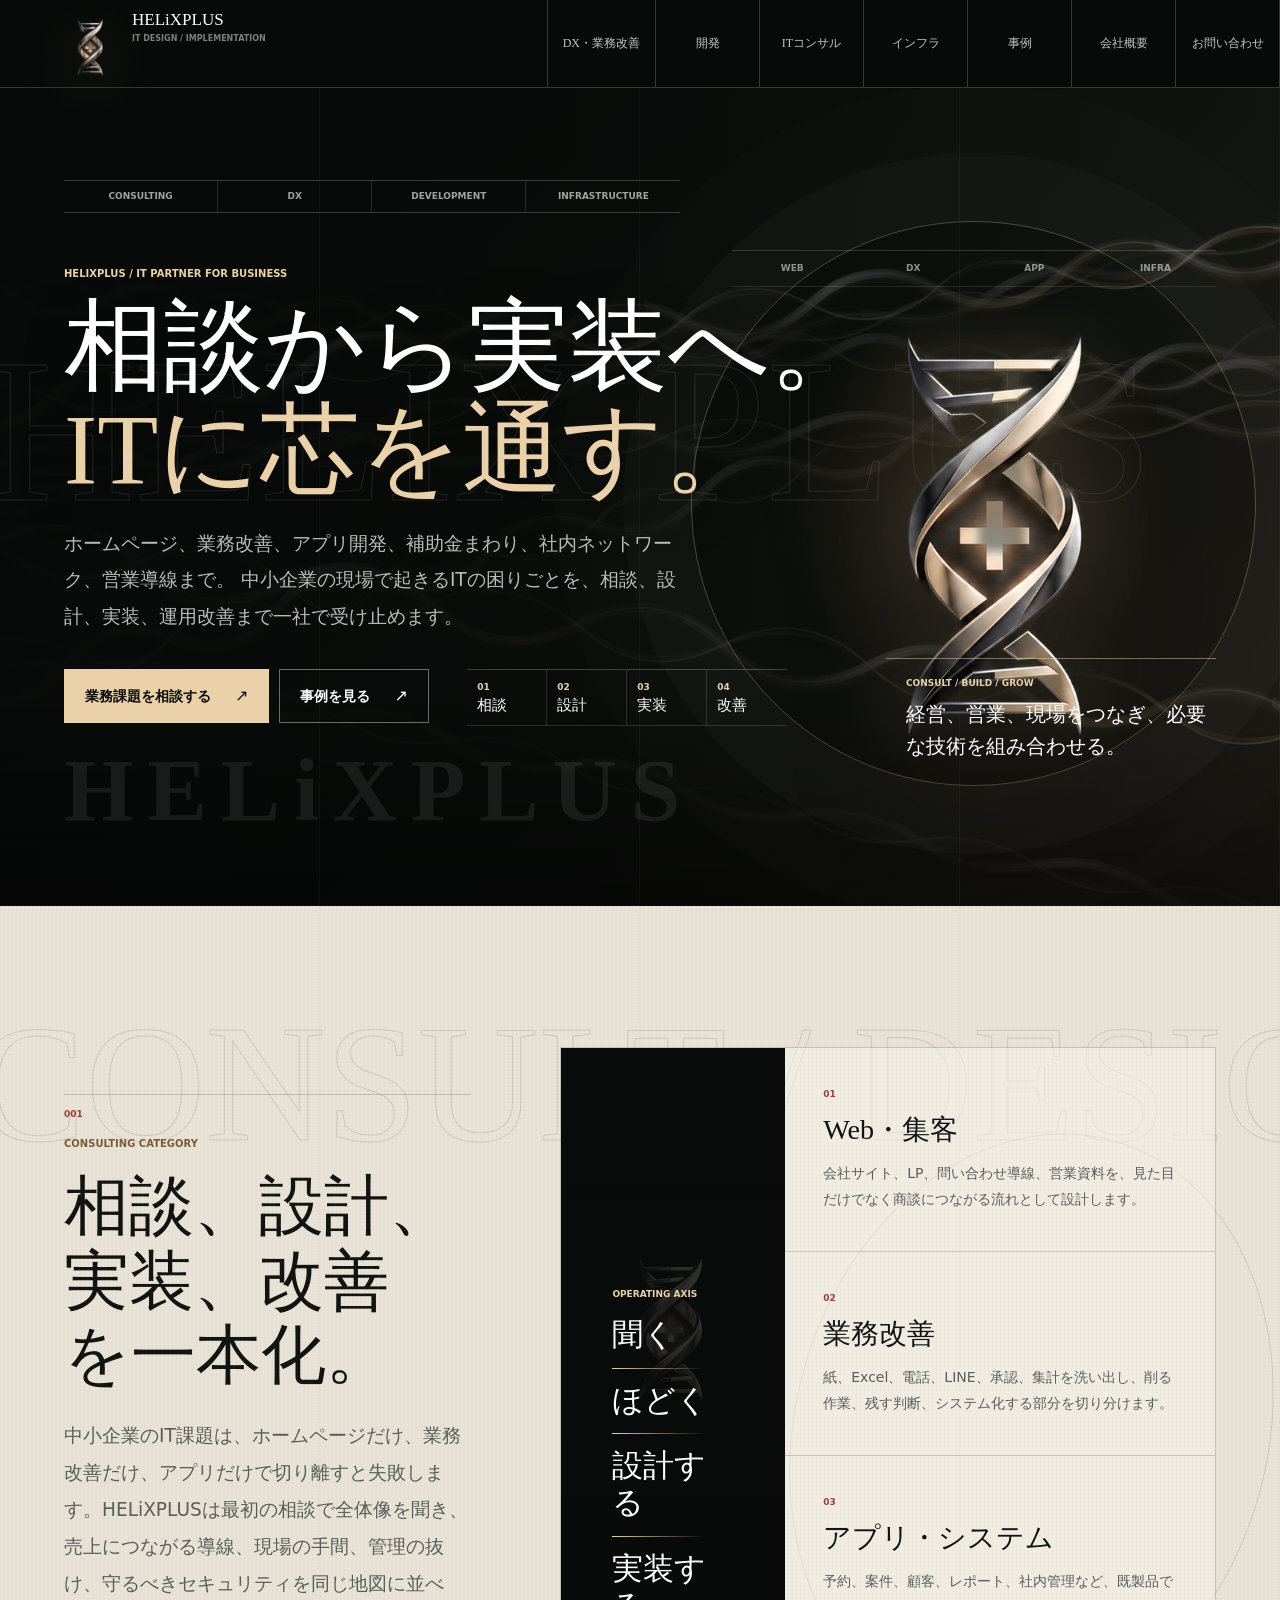
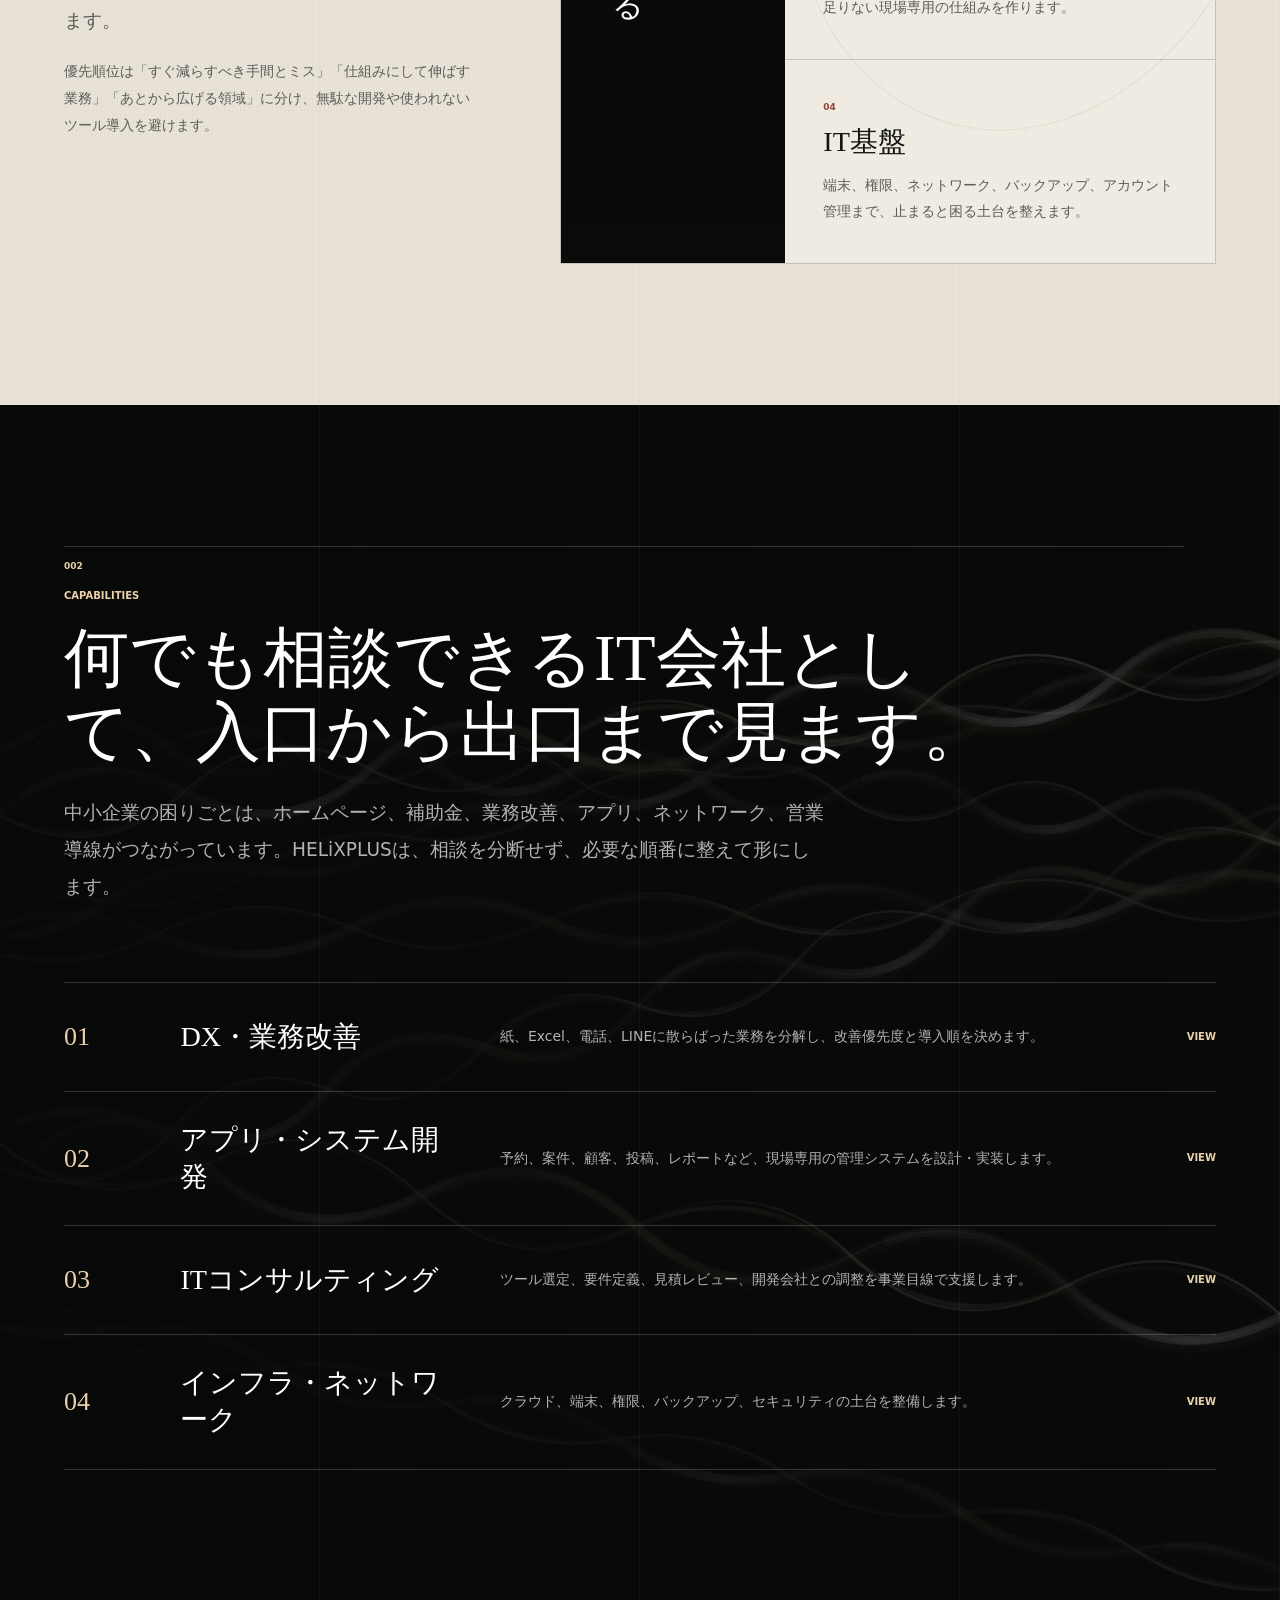
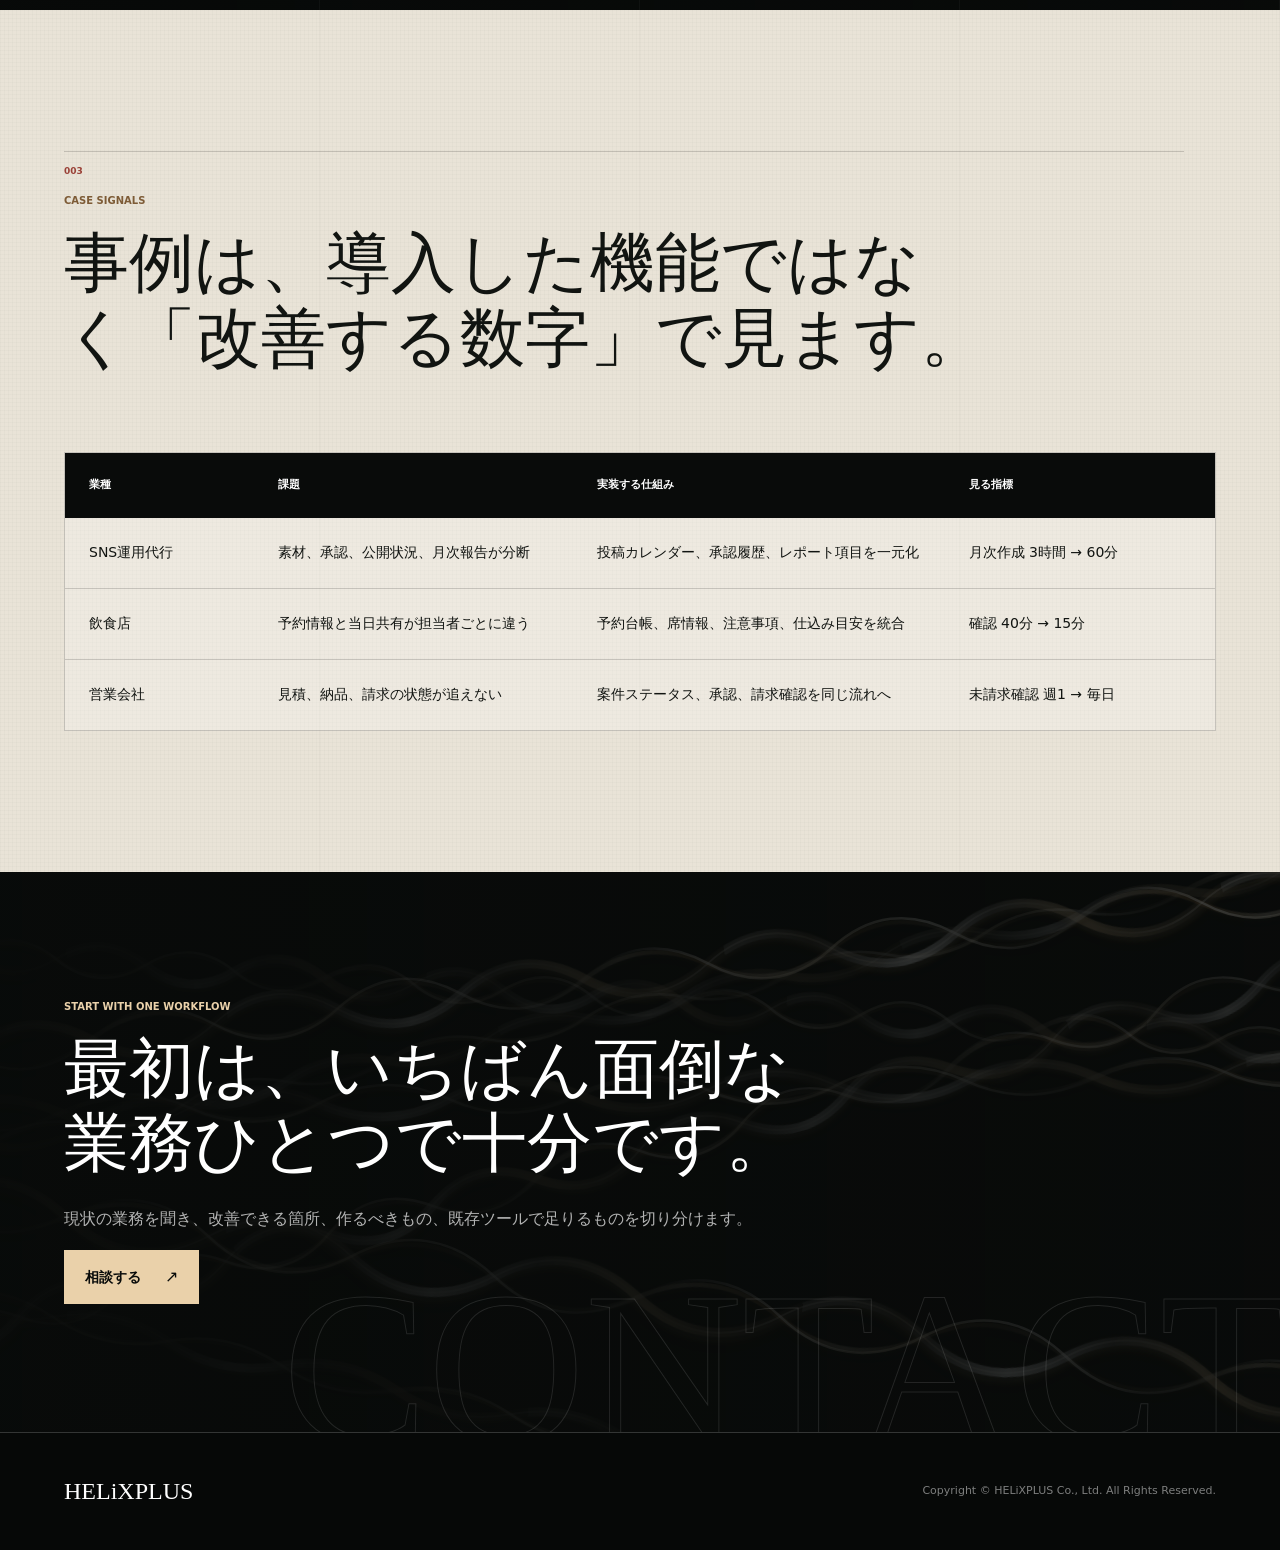
<file: index.html>
<!doctype html>
<html lang="ja">
  <head>
    <meta charset="utf-8" />
    <meta name="viewport" content="width=device-width, initial-scale=1" />
    <title>HELiXPLUS | 業務設計とシステム実装のパートナー</title>
    <meta name="description" content="HELiXPLUSは、中小企業のIT相談、業務改善、DX、アプリ開発、ITコンサルティングまで伴走するITパートナーです。" />
    <link rel="canonical" href="https://helixplus.vercel.app/" />
    <meta property="og:title" content="HELiXPLUS | 相談から実装へ。ITに芯を通す。" />
    <meta property="og:description" content="業務改善、アプリ開発、ITコンサル、インフラまで。相談、設計、実装、改善を一本化します。" />
    <meta property="og:type" content="website" />
    <meta property="og:url" content="https://helixplus.vercel.app/" />
    <meta property="og:image" content="https://helixplus.vercel.app/assets/helixplus-mark.png" />
    <meta name="twitter:card" content="summary_large_image" />
    <meta name="theme-color" content="#090b0a" />
    <link rel="stylesheet" href="./styles.css" />
  </head>
  <body>
    <a class="skip-link" href="#main-content">本文へ移動</a>
    <header class="site-header">
      <a class="brand" href="./index.html">
        <img src="./assets/helixplus-mark.png" alt="HELiXPLUS" />
        <span>HELiXPLUS</span>
      </a>
      <nav class="nav" aria-label="主要ナビゲーション">
        <a href="./dx.html">DX・業務改善</a>
        <a href="./development.html">開発</a>
        <a href="./consulting.html">ITコンサル</a>
        <a href="./infrastructure.html">インフラ</a>
        <a href="./works.html">事例</a>
        <a href="./company.html">会社概要</a>
        <a href="./company.html#contact">お問い合わせ</a>
      </nav>
    </header>

    <main id="main-content">
      <section class="hero">
        <div class="hero-copy">
          <div class="hero-kicker">
            <span>CONSULTING</span>
            <span>DX</span>
            <span>DEVELOPMENT</span>
            <span>INFRASTRUCTURE</span>
          </div>
          <p class="eyebrow">HELiXPLUS / IT PARTNER FOR BUSINESS</p>
          <h1><span>相談から実装へ。</span><span>ITに芯を通す。</span></h1>
          <p class="lead">
            ホームページ、業務改善、アプリ開発、補助金まわり、社内ネットワーク、営業導線まで。
            中小企業の現場で起きるITの困りごとを、相談、設計、実装、運用改善まで一社で受け止めます。
          </p>
          <div class="hero-cta-row">
            <div class="hero-actions">
              <a class="button primary" href="./company.html#contact">業務課題を相談する</a>
              <a class="button secondary" href="./works.html">事例を見る</a>
            </div>
            <div class="hero-proof" aria-label="HELiXPLUSの支援領域">
              <div><span>01</span><strong>相談</strong><small>入口を限定しない</small></div>
              <div><span>02</span><strong>設計</strong><small>必要な順番を決める</small></div>
              <div><span>03</span><strong>実装</strong><small>現場で使える形にする</small></div>
              <div><span>04</span><strong>改善</strong><small>作って終わりにしない</small></div>
            </div>
          </div>
          <p class="hero-signature" aria-hidden="true">
            <span>H</span>
            <span>E</span>
            <span>L</span>
            <span>i</span>
            <span>X</span>
            <span>P</span>
            <span>L</span>
            <span>U</span>
            <span>S</span>
          </p>
        </div>

        <aside class="brand-stage" aria-label="HELiXPLUSブランドステージ">
          <div class="orbit-labels" aria-hidden="true">
            <span>WEB</span>
            <span>DX</span>
            <span>APP</span>
            <span>INFRA</span>
          </div>
          <div class="hero-mark-3d" aria-hidden="true">
            <img class="hero-mark hero-mark-static" src="./assets/helixplus-mark.png" alt="" />
          </div>
          <div class="stage-statement">
            <span>CONSULT / BUILD / GROW</span>
            <strong>経営、営業、現場をつなぎ、必要な技術を組み合わせる。</strong>
          </div>
        </aside>
      </section>

      <section class="section split-section helix-section">
        <div class="section-head">
          <p class="eyebrow">CONSULTING CATEGORY</p>
          <h2>相談、設計、実装、改善を一本化。</h2>
          <p class="section-lead">中小企業のIT課題は、ホームページだけ、業務改善だけ、アプリだけで切り離すと失敗します。HELiXPLUSは最初の相談で全体像を聞き、売上につながる導線、現場の手間、管理の抜け、守るべきセキュリティを同じ地図に並べます。</p>
          <p class="section-note">優先順位は「すぐ減らすべき手間とミス」「仕組みにして伸ばす業務」「あとから広げる領域」に分け、無駄な開発や使われないツール導入を避けます。</p>
        </div>
        <div class="consult-map" aria-label="相談カテゴリ">
          <div class="consult-core">
            <div class="axis-copy">
              <span>OPERATING AXIS</span>
              <strong>聞く</strong>
              <i></i>
              <strong>ほどく</strong>
              <i></i>
              <strong>設計する</strong>
              <i></i>
              <strong>実装する</strong>
            </div>
          </div>
          <article class="consult-item item-web"><span>01</span><h3>Web・集客</h3><p>会社サイト、LP、問い合わせ導線、営業資料を、見た目だけでなく商談につながる流れとして設計します。</p></article>
          <article class="consult-item item-dx"><span>02</span><h3>業務改善</h3><p>紙、Excel、電話、LINE、承認、集計を洗い出し、削る作業、残す判断、システム化する部分を切り分けます。</p></article>
          <article class="consult-item item-app"><span>03</span><h3>アプリ・システム</h3><p>予約、案件、顧客、レポート、社内管理など、既製品で足りない現場専用の仕組みを作ります。</p></article>
          <article class="consult-item item-base"><span>04</span><h3>IT基盤</h3><p>端末、権限、ネットワーク、バックアップ、アカウント管理まで、止まると困る土台を整えます。</p></article>
        </div>
      </section>

      <section class="section dark">
        <div class="section-head">
          <p class="eyebrow">CAPABILITIES</p>
          <h2>何でも相談できるIT会社として、入口から出口まで見ます。</h2>
          <p class="section-lead">中小企業の困りごとは、ホームページ、補助金、業務改善、アプリ、ネットワーク、営業導線がつながっています。HELiXPLUSは、相談を分断せず、必要な順番に整えて形にします。</p>
        </div>
        <div class="capability-list">
          <a href="./dx.html"><span>01</span><strong>DX・業務改善</strong><p>紙、Excel、電話、LINEに散らばった業務を分解し、改善優先度と導入順を決めます。</p><em>VIEW</em></a>
          <a href="./development.html"><span>02</span><strong>アプリ・システム開発</strong><p>予約、案件、顧客、投稿、レポートなど、現場専用の管理システムを設計・実装します。</p><em>VIEW</em></a>
          <a href="./consulting.html"><span>03</span><strong>ITコンサルティング</strong><p>ツール選定、要件定義、見積レビュー、開発会社との調整を事業目線で支援します。</p><em>VIEW</em></a>
          <a href="./infrastructure.html"><span>04</span><strong>インフラ・ネットワーク</strong><p>クラウド、端末、権限、バックアップ、セキュリティの土台を整備します。</p><em>VIEW</em></a>
        </div>
      </section>

      <section class="section">
        <div class="section-head">
          <p class="eyebrow">CASE SIGNALS</p>
          <h2>事例は、導入した機能ではなく「改善する数字」で見ます。</h2>
        </div>
        <div class="evidence-table">
          <div class="evidence-row head"><span>業種</span><span>課題</span><span>実装する仕組み</span><span>見る指標</span></div>
          <a class="evidence-row" href="./works.html"><span data-label="業種">SNS運用代行</span><span data-label="課題">素材、承認、公開状況、月次報告が分断</span><span data-label="実装する仕組み">投稿カレンダー、承認履歴、レポート項目を一元化</span><span data-label="改善例">月次作成 3時間 → 60分</span></a>
          <a class="evidence-row" href="./works.html"><span data-label="業種">飲食店</span><span data-label="課題">予約情報と当日共有が担当者ごとに違う</span><span data-label="実装する仕組み">予約台帳、席情報、注意事項、仕込み目安を統合</span><span data-label="改善例">確認 40分 → 15分</span></a>
          <a class="evidence-row" href="./works.html"><span data-label="業種">営業会社</span><span data-label="課題">見積、納品、請求の状態が追えない</span><span data-label="実装する仕組み">案件ステータス、承認、請求確認を同じ流れへ</span><span data-label="改善例">未請求確認 週1 → 毎日</span></a>
        </div>
      </section>

      <section class="closing-cta" id="contact">
        <p class="eyebrow">START WITH ONE WORKFLOW</p>
        <h2>最初は、いちばん面倒な業務ひとつで十分です。</h2>
        <p>現状の業務を聞き、改善できる箇所、作るべきもの、既存ツールで足りるものを切り分けます。</p>
        <a class="button primary" href="./company.html#contact">相談する</a>
      </section>
    </main>

    <footer class="site-footer">
      <span>HELiXPLUS</span>
      <span>Copyright © HELiXPLUS Co., Ltd. All Rights Reserved.</span>
    </footer>
  </body>
</html>
</file>
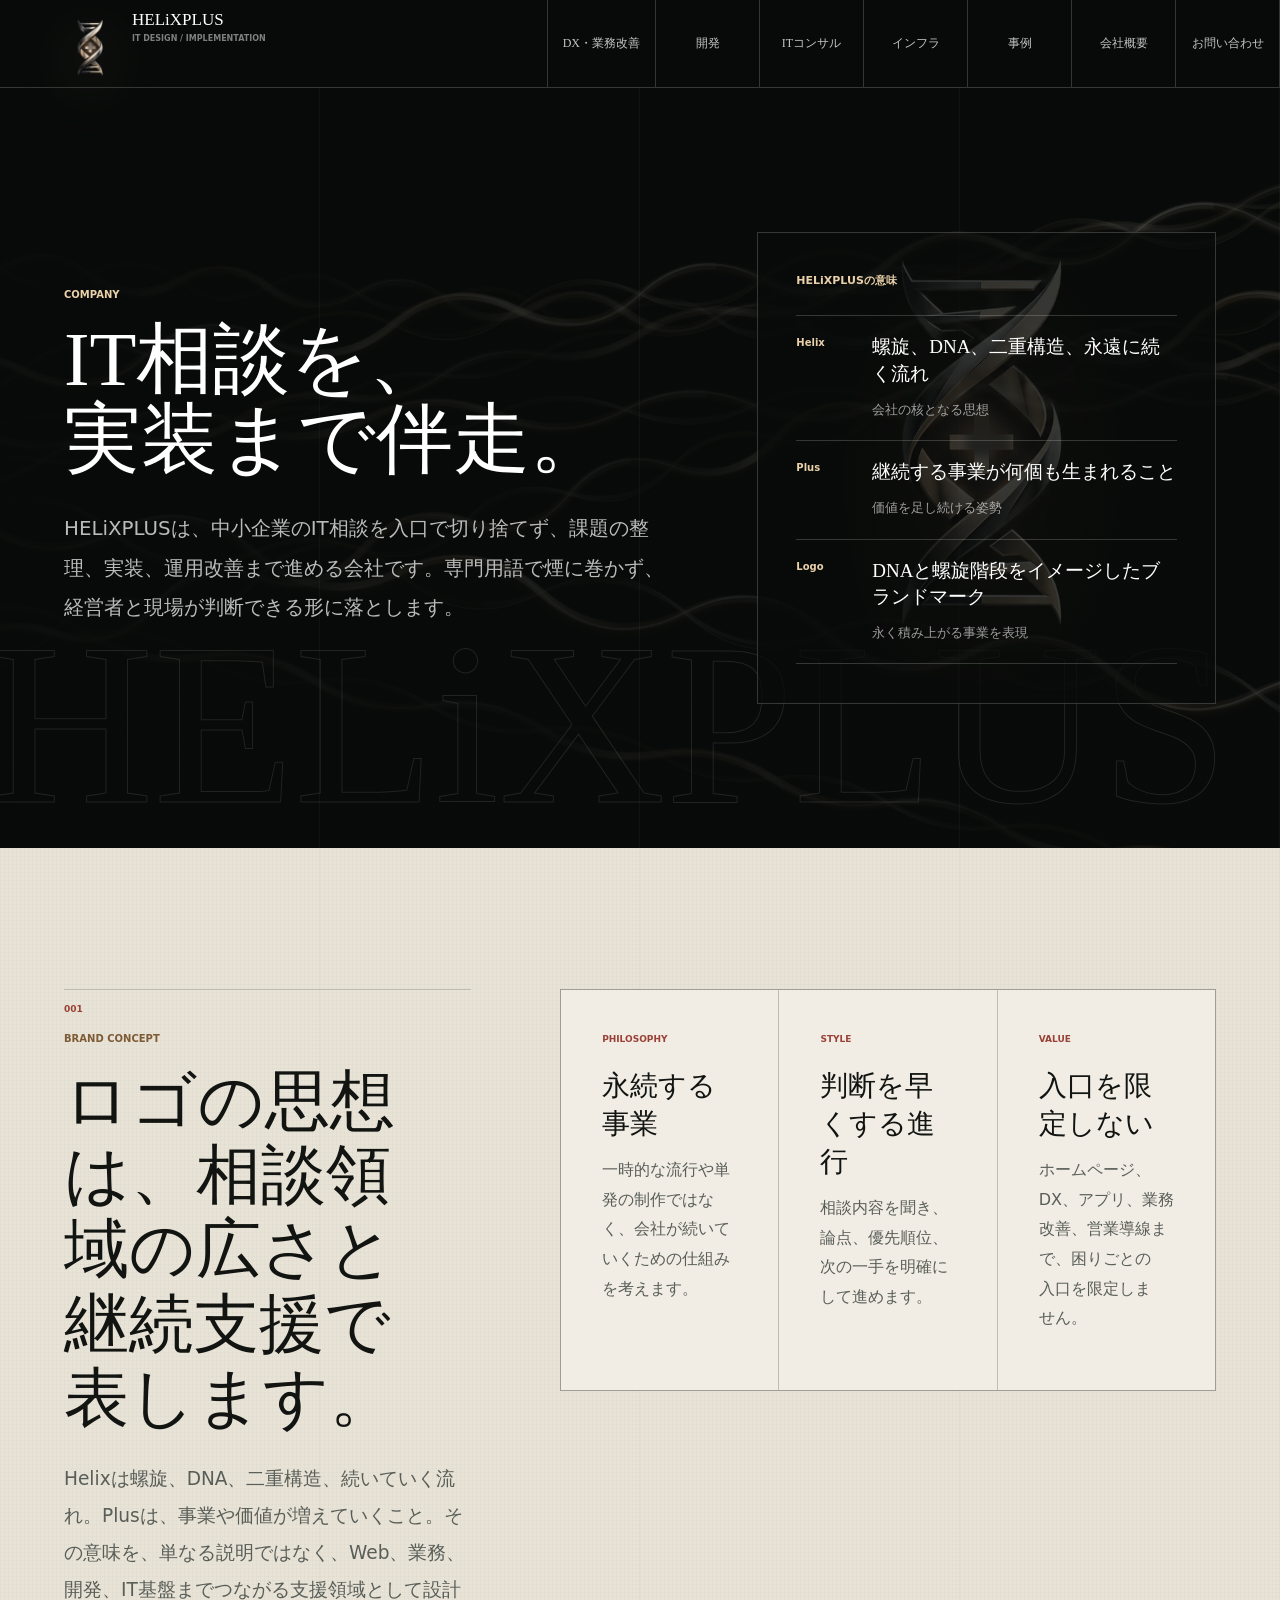
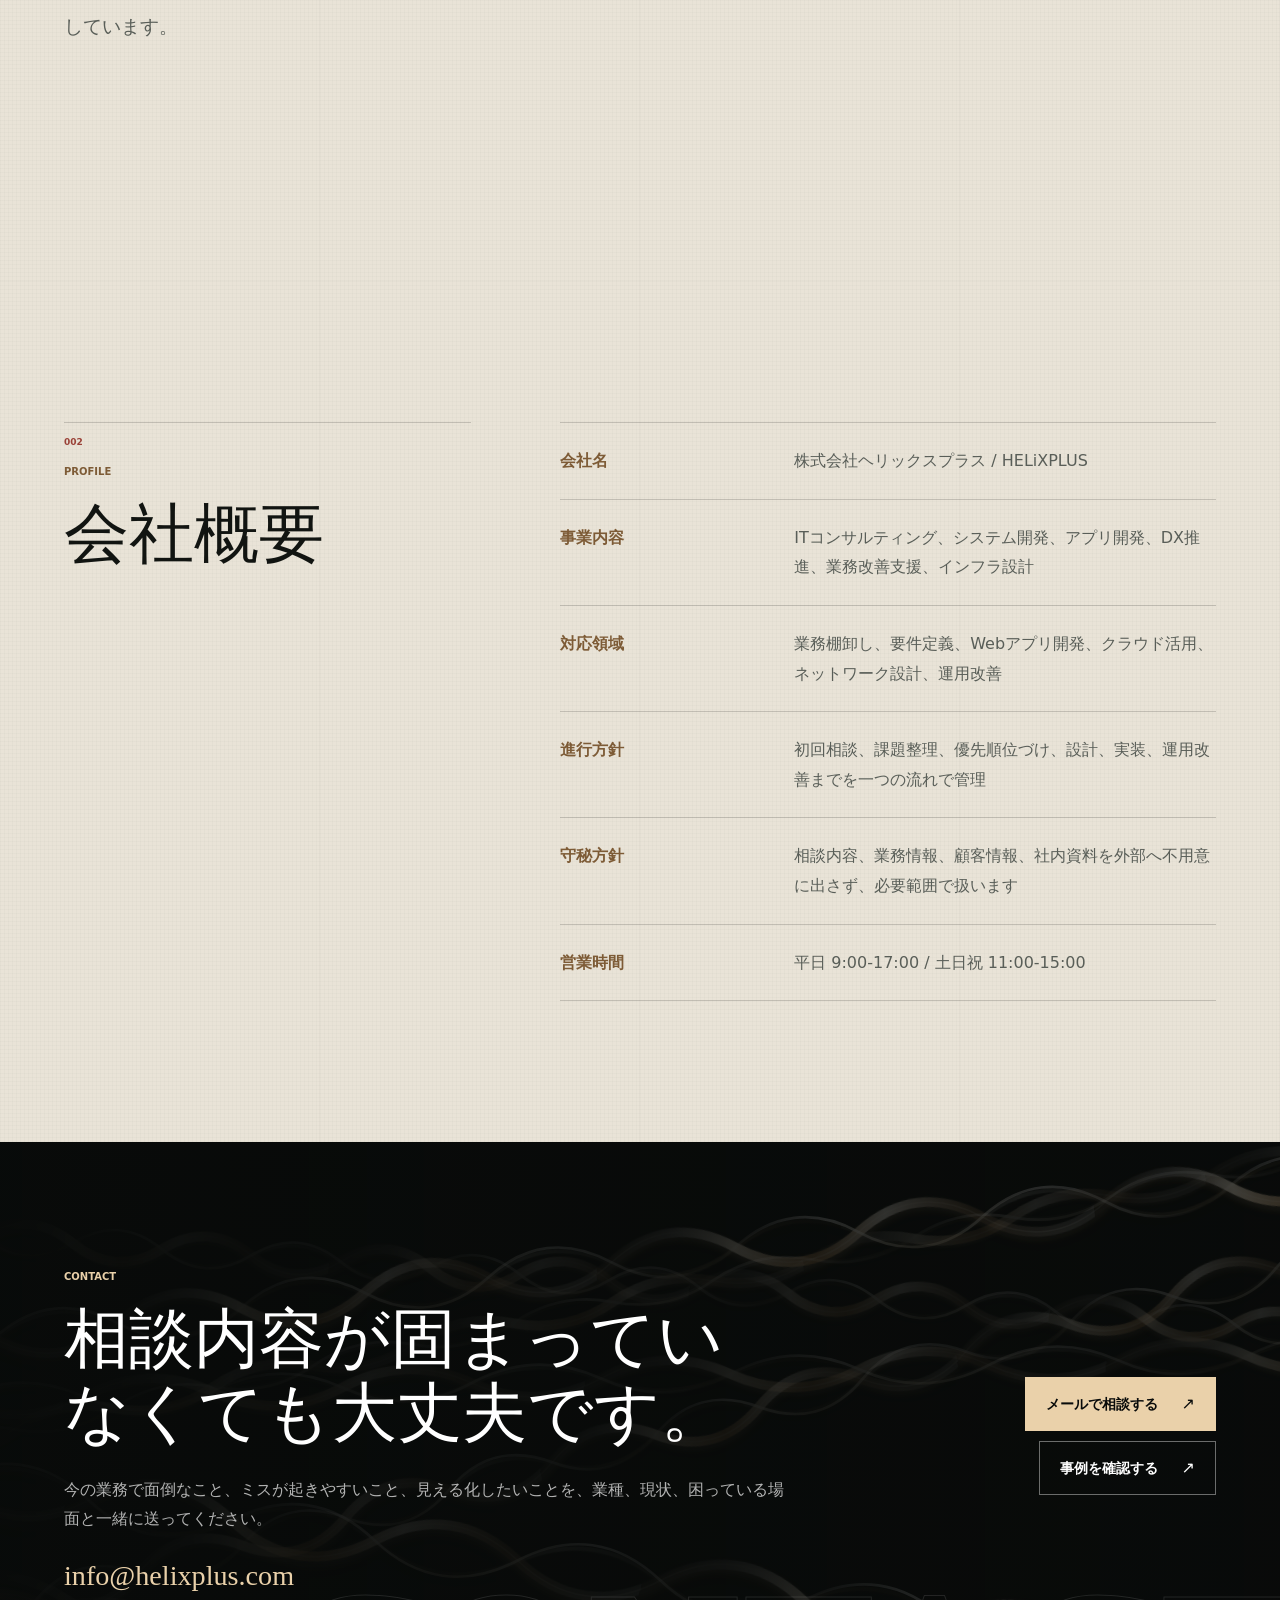
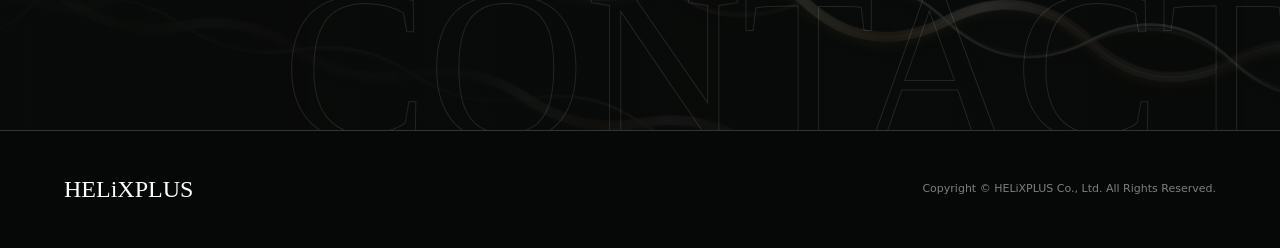
<file: company.html>
<!doctype html>
<html lang="ja">
  <head>
    <meta charset="utf-8" />
    <meta name="viewport" content="width=device-width, initial-scale=1" />
    <title>会社概要 | HELiXPLUS</title>
    <meta name="description" content="HELiXPLUSの会社名とロゴに込めた意味。螺旋、DNA、永続、事業をプラスしていく思想を紹介します。" />
    <link rel="canonical" href="https://helixplus.vercel.app/company.html" />
    <meta property="og:title" content="会社概要 | HELiXPLUS" />
    <meta property="og:description" content="HELiXPLUSの会社名とロゴに込めた意味。螺旋、DNA、永続、事業をプラスしていく思想を紹介します。" />
    <meta property="og:type" content="website" />
    <meta property="og:url" content="https://helixplus.vercel.app/company.html" />
    <meta property="og:image" content="https://helixplus.vercel.app/assets/helixplus-mark.png" />
    <meta name="twitter:card" content="summary_large_image" />
    <link rel="stylesheet" href="./styles.css" />
  </head>
  <body>
    <a class="skip-link" href="#main-content">本文へ移動</a>
    <header class="site-header">
      <a class="brand" href="./index.html"><img src="./assets/helixplus-mark.png" alt="HELiXPLUS" /><span>HELiXPLUS</span></a>
      <nav class="nav" aria-label="主要ナビゲーション"><a href="./dx.html">DX・業務改善</a><a href="./development.html">開発</a><a href="./consulting.html">ITコンサル</a><a href="./infrastructure.html">インフラ</a><a href="./works.html">事例</a><a href="./company.html">会社概要</a><a href="./company.html#contact">お問い合わせ</a></nav>
    </header>
    <main id="main-content">
      <section class="page-hero">
        <div><p class="eyebrow">COMPANY</p><h1><span>IT相談を、</span><span>実装まで伴走。</span></h1><p class="page-lead">HELiXPLUSは、中小企業のIT相談を入口で切り捨てず、課題の整理、実装、運用改善まで進める会社です。専門用語で煙に巻かず、経営者と現場が判断できる形に落とします。</p></div>
        <aside class="page-visual">
          <p class="visual-title">HELiXPLUSの意味</p>
          <ol class="visual-flow">
            <li><span>Helix</span><strong>螺旋、DNA、二重構造、永遠に続く流れ</strong><small>会社の核となる思想</small></li>
            <li><span>Plus</span><strong>継続する事業が何個も生まれること</strong><small>価値を足し続ける姿勢</small></li>
            <li><span>Logo</span><strong>DNAと螺旋階段をイメージしたブランドマーク</strong><small>永く積み上がる事業を表現</small></li>
          </ol>
        </aside>
      </section>
      <section class="section split-section">
        <div class="section-head"><p class="eyebrow">BRAND CONCEPT</p><h2>ロゴの思想は、相談領域の広さと継続支援で表します。</h2><p class="section-lead">Helixは螺旋、DNA、二重構造、続いていく流れ。Plusは、事業や価値が増えていくこと。その意味を、単なる説明ではなく、Web、業務、開発、IT基盤までつながる支援領域として設計しています。</p></div>
        <div class="card-grid">
          <article class="card"><span>PHILOSOPHY</span><h3>永続する事業</h3><p>一時的な流行や単発の制作ではなく、会社が続いていくための仕組みを考えます。</p></article>
          <article class="card"><span>STYLE</span><h3>判断を早くする進行</h3><p>相談内容を聞き、論点、優先順位、次の一手を明確にして進めます。</p></article>
          <article class="card"><span>VALUE</span><h3>入口を限定しない</h3><p>ホームページ、DX、アプリ、業務改善、営業導線まで、困りごとの入口を限定しません。</p></article>
        </div>
      </section>
      <section class="section content-split">
        <div class="section-head"><p class="eyebrow">PROFILE</p><h2>会社概要</h2></div>
        <dl class="company-list">
          <div><dt>会社名</dt><dd>株式会社ヘリックスプラス / HELiXPLUS</dd></div>
          <div><dt>事業内容</dt><dd>ITコンサルティング、システム開発、アプリ開発、DX推進、業務改善支援、インフラ設計</dd></div>
          <div><dt>対応領域</dt><dd>業務棚卸し、要件定義、Webアプリ開発、クラウド活用、ネットワーク設計、運用改善</dd></div>
          <div><dt>進行方針</dt><dd>初回相談、課題整理、優先順位づけ、設計、実装、運用改善までを一つの流れで管理</dd></div>
          <div><dt>守秘方針</dt><dd>相談内容、業務情報、顧客情報、社内資料を外部へ不用意に出さず、必要範囲で扱います</dd></div>
          <div><dt>営業時間</dt><dd>平日 9:00-17:00 / 土日祝 11:00-15:00</dd></div>
        </dl>
      </section>
      <section id="contact" class="cta-band">
        <div><p class="eyebrow">CONTACT</p><h2>相談内容が固まっていなくても大丈夫です。</h2><p>今の業務で面倒なこと、ミスが起きやすいこと、見える化したいことを、業種、現状、困っている場面と一緒に送ってください。</p><p class="contact-address">info@helixplus.com</p></div>
        <div class="contact-methods">
          <a class="button primary" href="mailto:info@helixplus.com?subject=HELiXPLUS%E3%81%B8%E3%81%AE%E7%9B%B8%E8%AB%87">メールで相談する</a>
          <a class="button secondary" href="./works.html">事例を確認する</a>
        </div>
      </section>
    </main>
    <footer class="site-footer"><span>HELiXPLUS</span><span>Copyright © HELiXPLUS Co., Ltd. All Rights Reserved.</span></footer>
  </body>
</html>
</file>
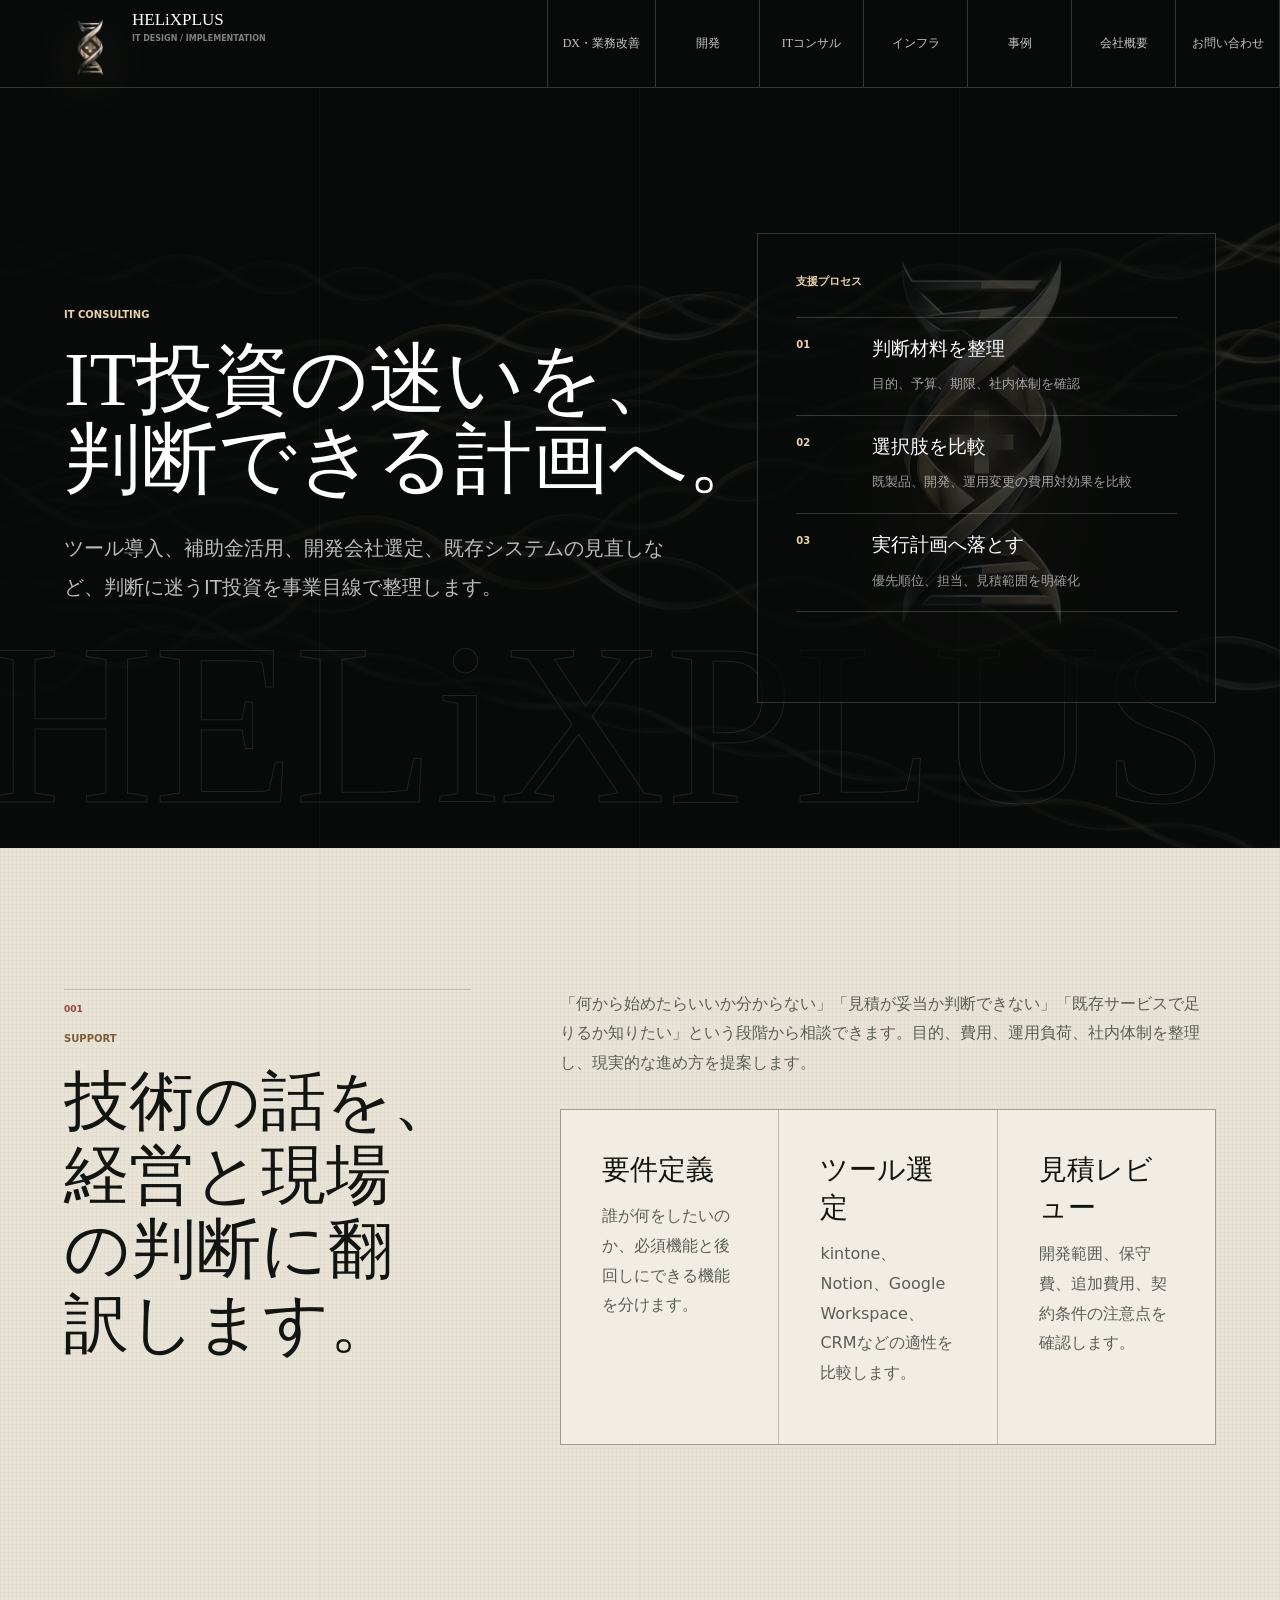
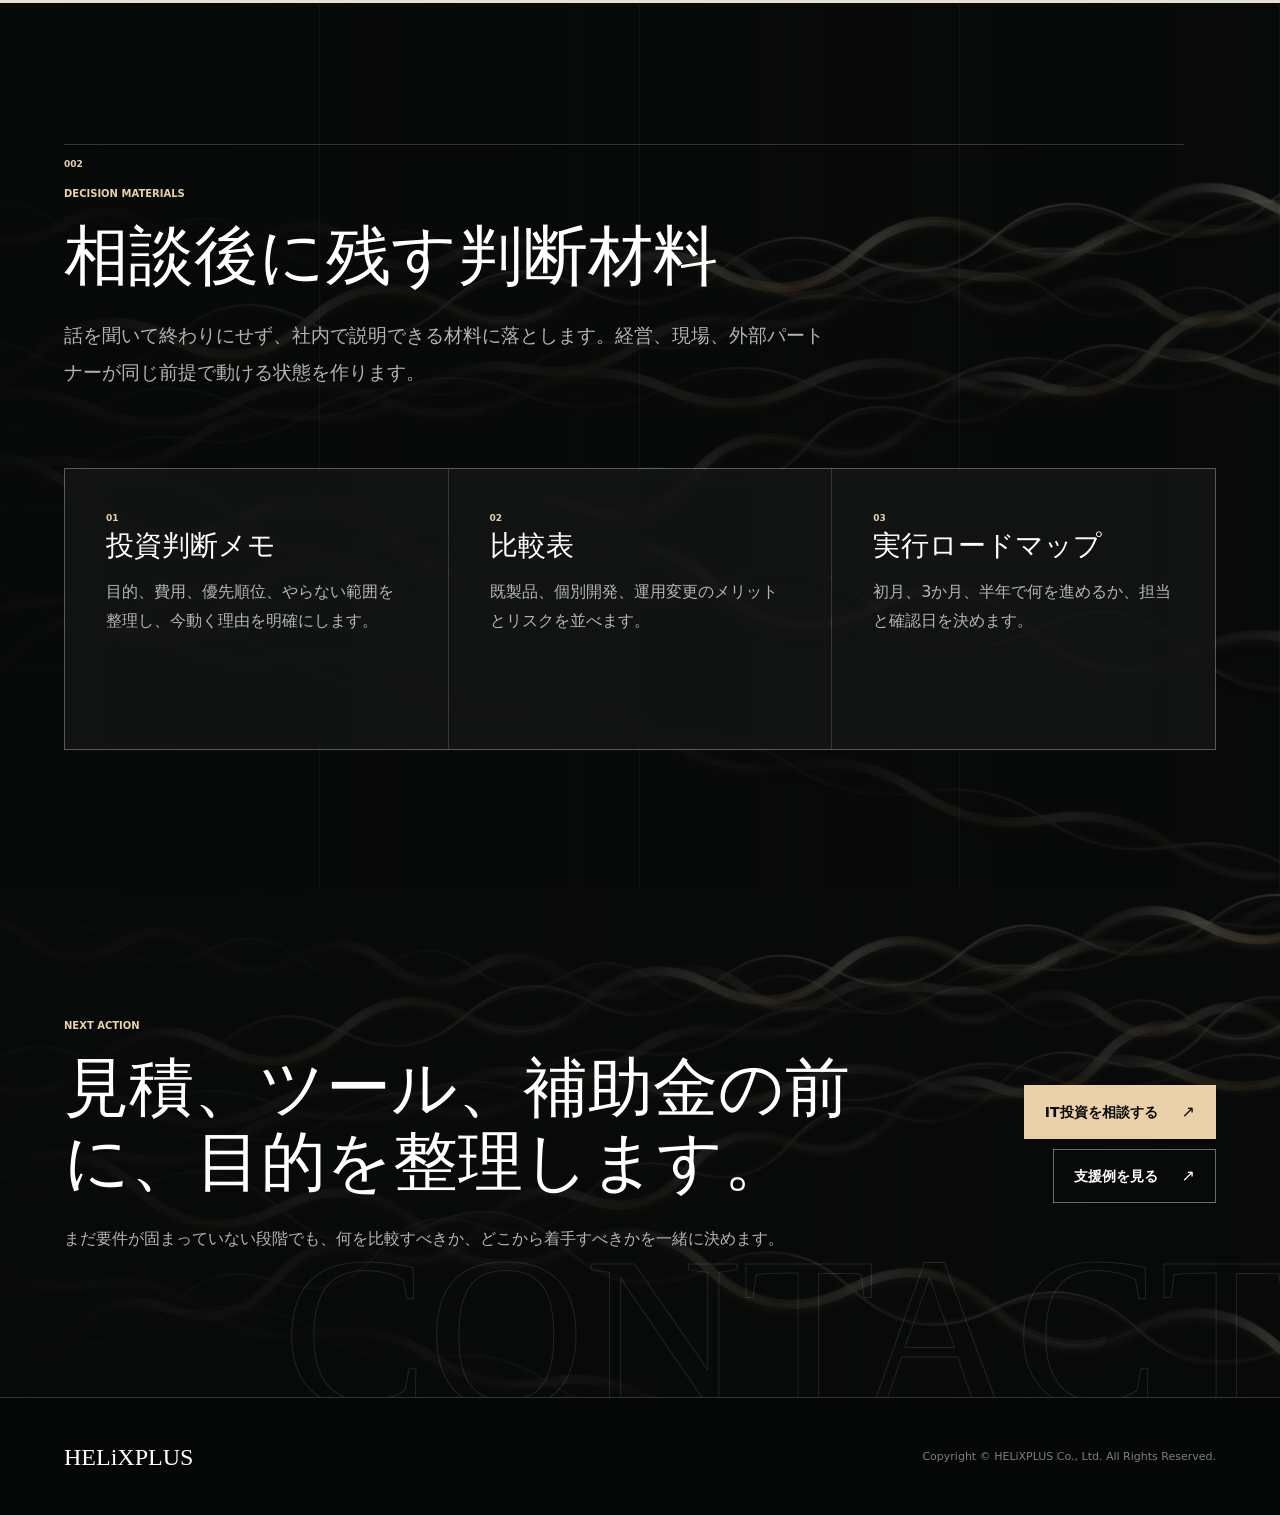
<file: consulting.html>
<!doctype html>
<html lang="ja">
  <head>
    <meta charset="utf-8" />
    <meta name="viewport" content="width=device-width, initial-scale=1" />
    <title>ITコンサルティング | HELiXPLUS</title>
    <meta name="description" content="IT投資、ツール選定、補助金活用、開発会社選定、見積レビューを事業目線で整理し、実行計画に落とし込みます。" />
    <link rel="canonical" href="https://helixplus.vercel.app/consulting.html" />
    <meta property="og:title" content="ITコンサルティング | HELiXPLUS" />
    <meta property="og:description" content="IT投資、ツール選定、補助金活用、開発会社選定、見積レビューを事業目線で整理し、実行計画に落とし込みます。" />
    <meta property="og:type" content="website" />
    <meta property="og:url" content="https://helixplus.vercel.app/consulting.html" />
    <meta property="og:image" content="https://helixplus.vercel.app/assets/helixplus-mark.png" />
    <meta name="twitter:card" content="summary_large_image" />
    <link rel="stylesheet" href="./styles.css" />
  </head>
  <body>
    <a class="skip-link" href="#main-content">本文へ移動</a>
    <header class="site-header">
      <a class="brand" href="./index.html"><img src="./assets/helixplus-mark.png" alt="HELiXPLUS" /><span>HELiXPLUS</span></a>
      <nav class="nav" aria-label="主要ナビゲーション"><a href="./dx.html">DX・業務改善</a><a href="./development.html">開発</a><a href="./consulting.html">ITコンサル</a><a href="./infrastructure.html">インフラ</a><a href="./works.html">事例</a><a href="./company.html">会社概要</a><a href="./company.html#contact">お問い合わせ</a></nav>
    </header>
    <main id="main-content">
      <section class="page-hero">
        <div><p class="eyebrow">IT CONSULTING</p><h1><span>IT投資の迷いを、</span><span>判断できる計画へ。</span></h1><p class="page-lead">ツール導入、補助金活用、開発会社選定、既存システムの見直しなど、判断に迷うIT投資を事業目線で整理します。</p></div>
        <aside class="page-visual">
          <p class="visual-title">支援プロセス</p>
          <ol class="visual-flow">
            <li><span>01</span><strong>判断材料を整理</strong><small>目的、予算、期限、社内体制を確認</small></li>
            <li><span>02</span><strong>選択肢を比較</strong><small>既製品、開発、運用変更の費用対効果を比較</small></li>
            <li><span>03</span><strong>実行計画へ落とす</strong><small>優先順位、担当、見積範囲を明確化</small></li>
          </ol>
        </aside>
      </section>
      <section class="section content-split">
        <div class="section-head"><p class="eyebrow">SUPPORT</p><h2>技術の話を、経営と現場の判断に翻訳します。</h2></div>
        <div class="text-block">
          <p>「何から始めたらいいか分からない」「見積が妥当か判断できない」「既存サービスで足りるか知りたい」という段階から相談できます。目的、費用、運用負荷、社内体制を整理し、現実的な進め方を提案します。</p>
          <div class="detail-grid">
            <article class="detail-card"><h3>要件定義</h3><p>誰が何をしたいのか、必須機能と後回しにできる機能を分けます。</p></article>
            <article class="detail-card"><h3>ツール選定</h3><p>kintone、Notion、Google Workspace、CRMなどの適性を比較します。</p></article>
            <article class="detail-card"><h3>見積レビュー</h3><p>開発範囲、保守費、追加費用、契約条件の注意点を確認します。</p></article>
          </div>
        </div>
      </section>
      <section class="section dark">
        <div class="section-head"><p class="eyebrow">DECISION MATERIALS</p><h2>相談後に残す判断材料</h2><p class="section-lead">話を聞いて終わりにせず、社内で説明できる材料に落とします。経営、現場、外部パートナーが同じ前提で動ける状態を作ります。</p></div>
        <div class="metric-grid">
          <article class="metric-card"><span>01</span><h3>投資判断メモ</h3><p>目的、費用、優先順位、やらない範囲を整理し、今動く理由を明確にします。</p></article>
          <article class="metric-card"><span>02</span><h3>比較表</h3><p>既製品、個別開発、運用変更のメリットとリスクを並べます。</p></article>
          <article class="metric-card"><span>03</span><h3>実行ロードマップ</h3><p>初月、3か月、半年で何を進めるか、担当と確認日を決めます。</p></article>
        </div>
      </section>
      <section class="section-cta">
        <div><p class="eyebrow">NEXT ACTION</p><h2>見積、ツール、補助金の前に、目的を整理します。</h2><p>まだ要件が固まっていない段階でも、何を比較すべきか、どこから着手すべきかを一緒に決めます。</p></div>
        <div class="cta-actions"><a class="button primary" href="./company.html#contact">IT投資を相談する</a><a class="button secondary" href="./works.html">支援例を見る</a></div>
      </section>
    </main>
    <footer class="site-footer"><span>HELiXPLUS</span><span>Copyright © HELiXPLUS Co., Ltd. All Rights Reserved.</span></footer>
  </body>
</html>
</file>
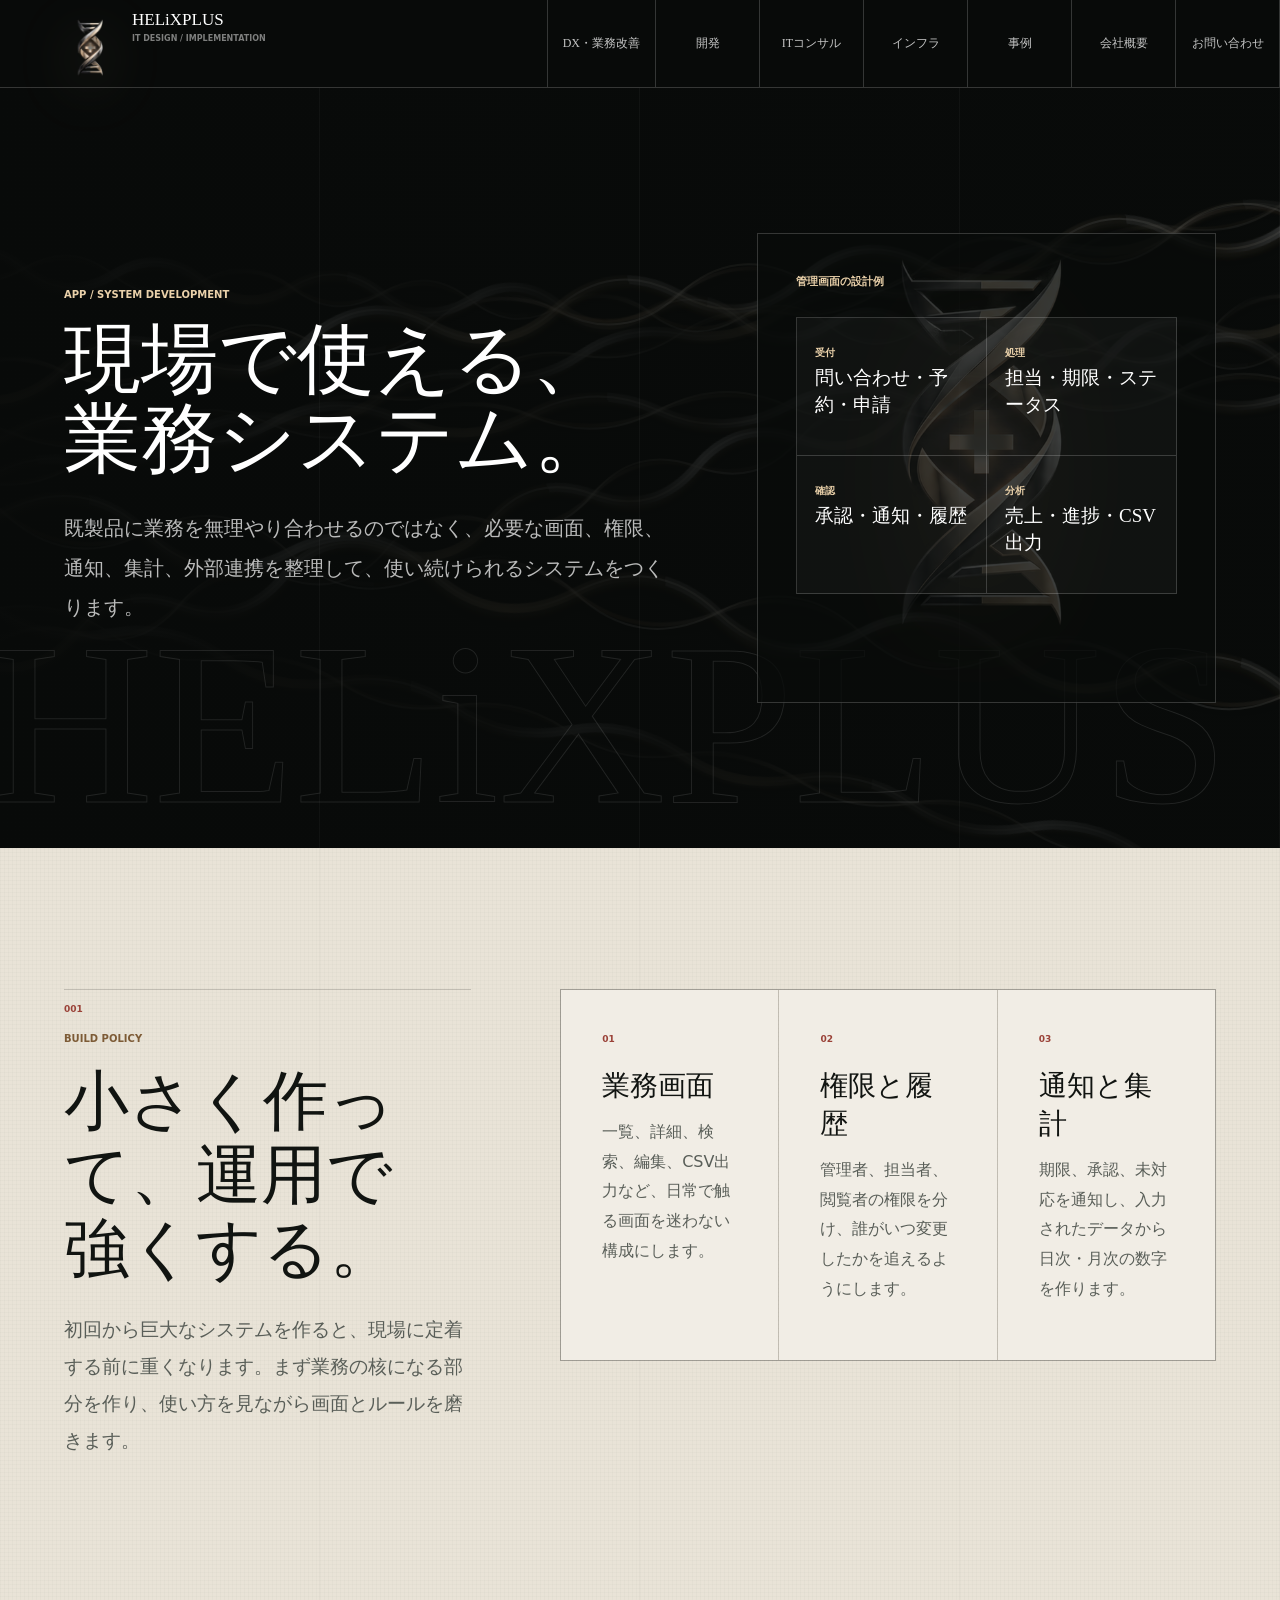
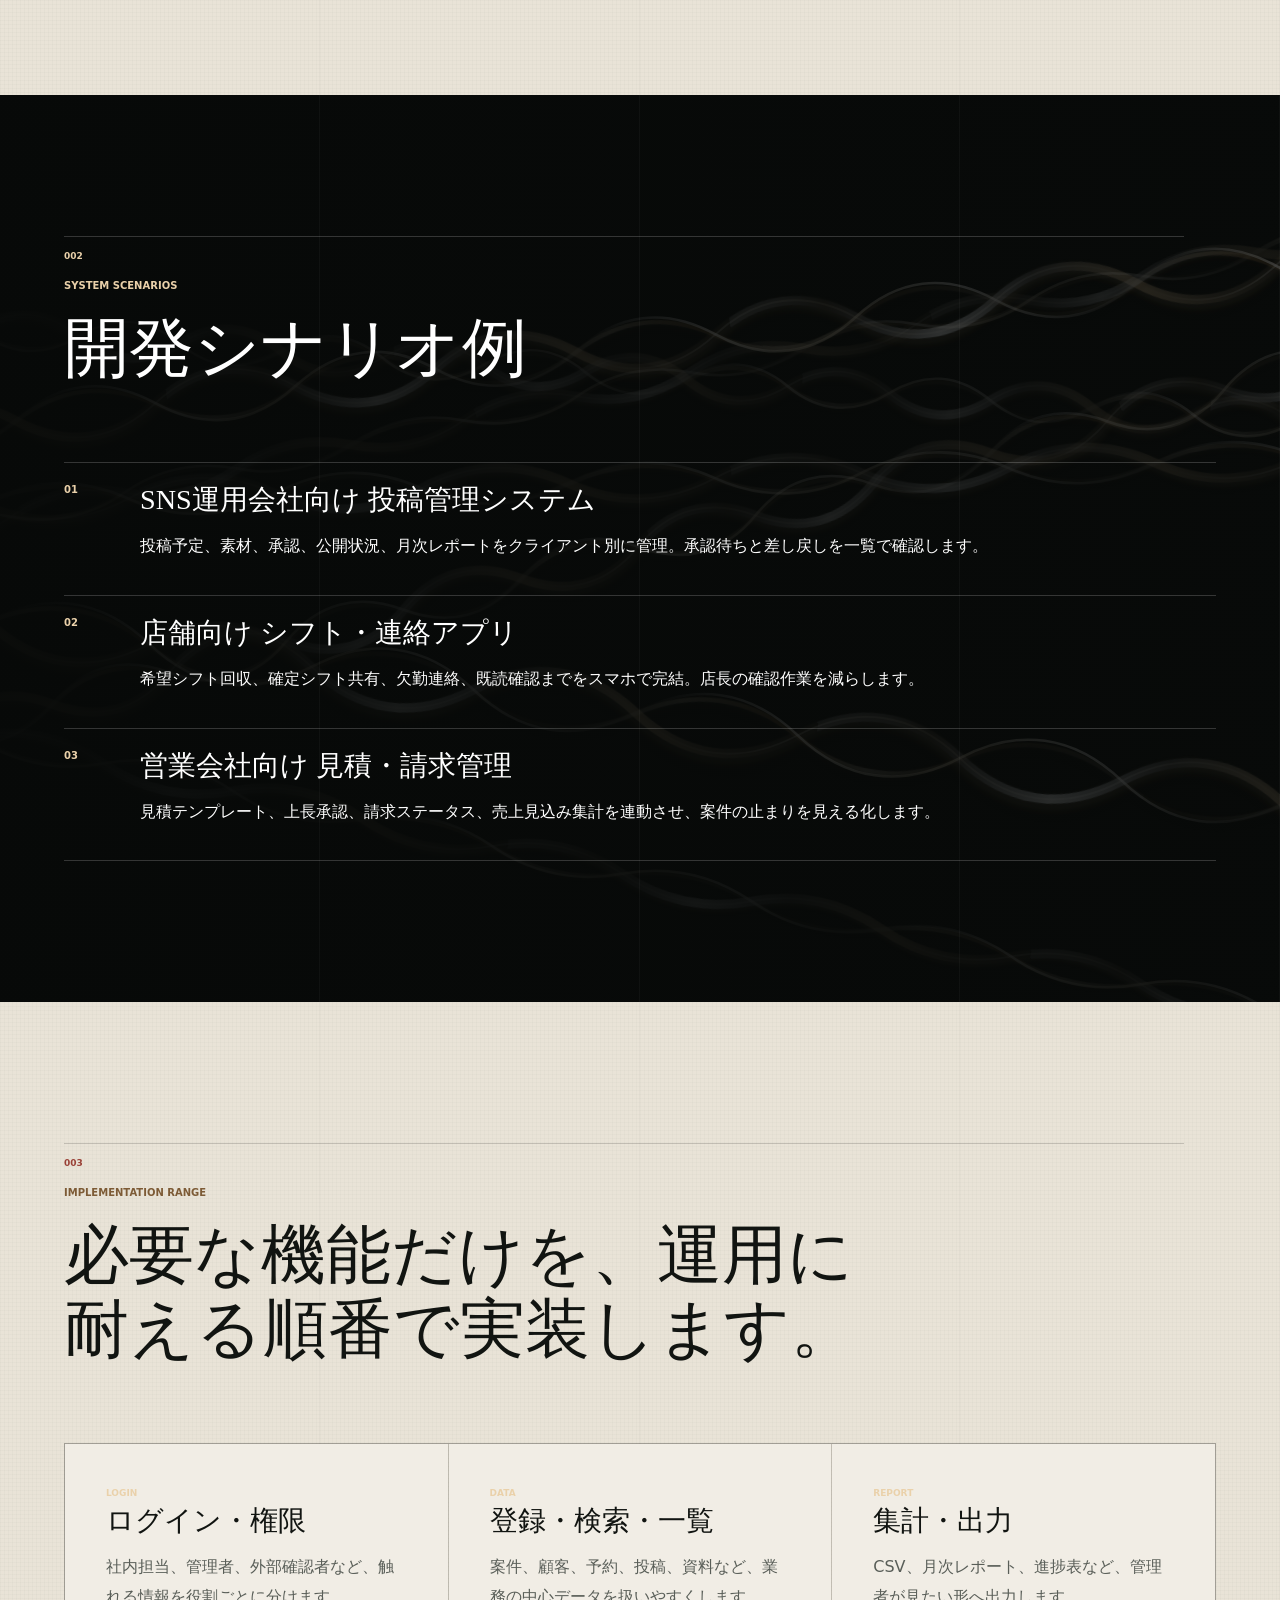
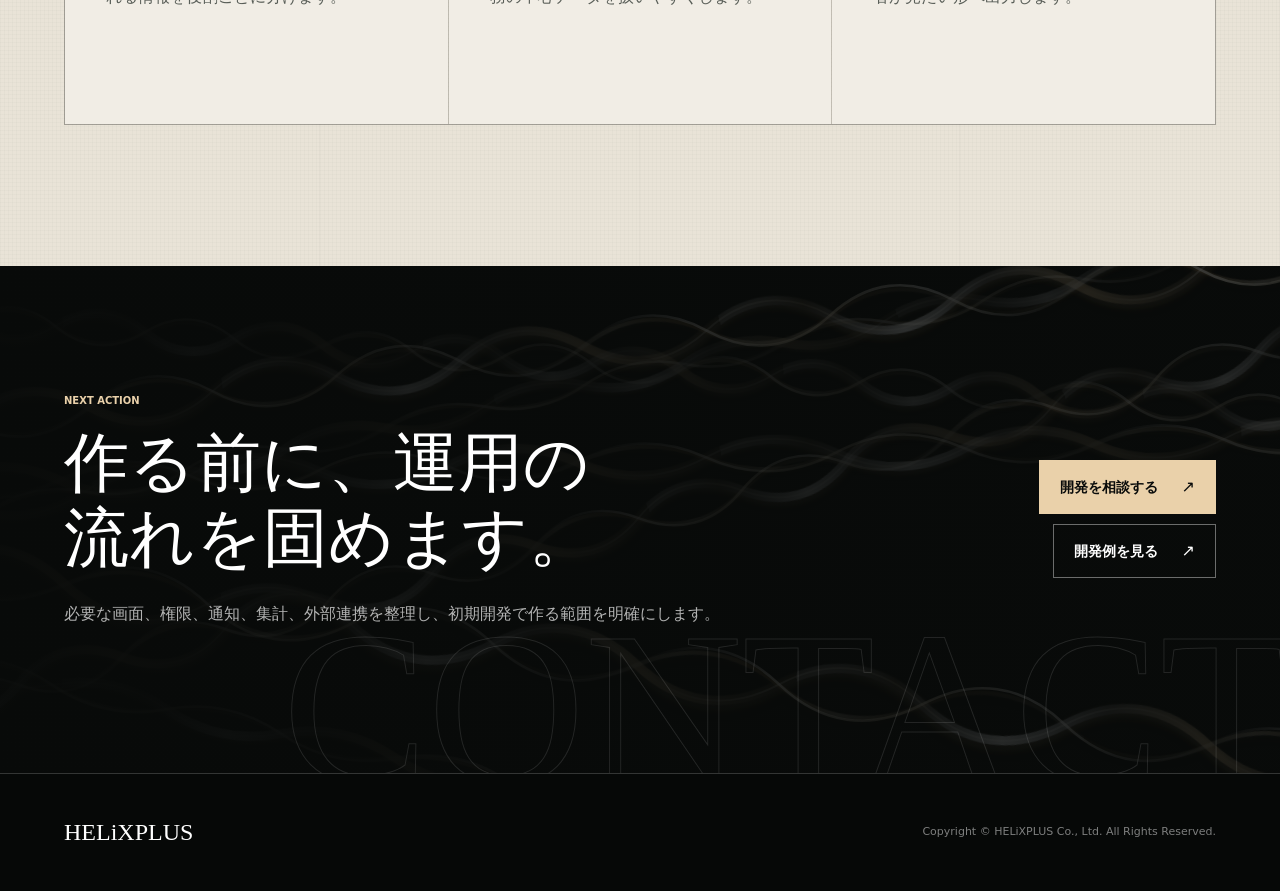
<file: development.html>
<!doctype html>
<html lang="ja">
  <head>
    <meta charset="utf-8" />
    <meta name="viewport" content="width=device-width, initial-scale=1" />
    <title>アプリ・システム開発 | HELiXPLUS</title>
    <meta name="description" content="予約、案件、顧客、承認、レポートなど、現場の運用に合わせた業務アプリと管理システムを開発します。" />
    <link rel="canonical" href="https://helixplus.vercel.app/development.html" />
    <meta property="og:title" content="アプリ・システム開発 | HELiXPLUS" />
    <meta property="og:description" content="予約、案件、顧客、承認、レポートなど、現場の運用に合わせた業務アプリと管理システムを開発します。" />
    <meta property="og:type" content="website" />
    <meta property="og:url" content="https://helixplus.vercel.app/development.html" />
    <meta property="og:image" content="https://helixplus.vercel.app/assets/helixplus-mark.png" />
    <meta name="twitter:card" content="summary_large_image" />
    <link rel="stylesheet" href="./styles.css" />
  </head>
  <body>
    <a class="skip-link" href="#main-content">本文へ移動</a>
    <header class="site-header">
      <a class="brand" href="./index.html"><img src="./assets/helixplus-mark.png" alt="HELiXPLUS" /><span>HELiXPLUS</span></a>
      <nav class="nav" aria-label="主要ナビゲーション"><a href="./dx.html">DX・業務改善</a><a href="./development.html">開発</a><a href="./consulting.html">ITコンサル</a><a href="./infrastructure.html">インフラ</a><a href="./works.html">事例</a><a href="./company.html">会社概要</a><a href="./company.html#contact">お問い合わせ</a></nav>
    </header>
    <main id="main-content">
      <section class="page-hero light">
        <div>
          <p class="eyebrow">APP / SYSTEM DEVELOPMENT</p>
          <h1><span>現場で使える、</span><span>業務システム。</span></h1>
          <p class="page-lead">既製品に業務を無理やり合わせるのではなく、必要な画面、権限、通知、集計、外部連携を整理して、使い続けられるシステムをつくります。</p>
        </div>
        <aside class="page-visual">
          <p class="visual-title">管理画面の設計例</p>
          <div class="visual-board">
            <div><span>受付</span><strong>問い合わせ・予約・申請</strong></div>
            <div><span>処理</span><strong>担当・期限・ステータス</strong></div>
            <div><span>確認</span><strong>承認・通知・履歴</strong></div>
            <div><span>分析</span><strong>売上・進捗・CSV出力</strong></div>
          </div>
        </aside>
      </section>

      <section class="section split-section">
        <div class="section-head">
          <p class="eyebrow">BUILD POLICY</p>
          <h2>小さく作って、運用で強くする。</h2>
          <p class="section-lead">初回から巨大なシステムを作ると、現場に定着する前に重くなります。まず業務の核になる部分を作り、使い方を見ながら画面とルールを磨きます。</p>
        </div>
        <div class="card-grid">
          <article class="card"><span>01</span><h3>業務画面</h3><p>一覧、詳細、検索、編集、CSV出力など、日常で触る画面を迷わない構成にします。</p></article>
          <article class="card"><span>02</span><h3>権限と履歴</h3><p>管理者、担当者、閲覧者の権限を分け、誰がいつ変更したかを追えるようにします。</p></article>
          <article class="card"><span>03</span><h3>通知と集計</h3><p>期限、承認、未対応を通知し、入力されたデータから日次・月次の数字を作ります。</p></article>
        </div>
      </section>

      <section class="section dark">
        <div class="section-head">
          <p class="eyebrow">SYSTEM SCENARIOS</p>
          <h2>開発シナリオ例</h2>
        </div>
        <ol class="flow-list">
          <li><span>01</span><div><h3>SNS運用会社向け 投稿管理システム</h3><p>投稿予定、素材、承認、公開状況、月次レポートをクライアント別に管理。承認待ちと差し戻しを一覧で確認します。</p></div></li>
          <li><span>02</span><div><h3>店舗向け シフト・連絡アプリ</h3><p>希望シフト回収、確定シフト共有、欠勤連絡、既読確認までをスマホで完結。店長の確認作業を減らします。</p></div></li>
          <li><span>03</span><div><h3>営業会社向け 見積・請求管理</h3><p>見積テンプレート、上長承認、請求ステータス、売上見込み集計を連動させ、案件の止まりを見える化します。</p></div></li>
        </ol>
      </section>

      <section class="section">
        <div class="section-head">
          <p class="eyebrow">IMPLEMENTATION RANGE</p>
          <h2>必要な機能だけを、運用に耐える順番で実装します。</h2>
        </div>
        <div class="metric-grid">
          <article class="metric-card"><span>LOGIN</span><h3>ログイン・権限</h3><p>社内担当、管理者、外部確認者など、触れる情報を役割ごとに分けます。</p></article>
          <article class="metric-card"><span>DATA</span><h3>登録・検索・一覧</h3><p>案件、顧客、予約、投稿、資料など、業務の中心データを扱いやすくします。</p></article>
          <article class="metric-card"><span>REPORT</span><h3>集計・出力</h3><p>CSV、月次レポート、進捗表など、管理者が見たい形へ出力します。</p></article>
        </div>
      </section>
      <section class="section-cta">
        <div><p class="eyebrow">NEXT ACTION</p><h2>作る前に、運用の流れを固めます。</h2><p>必要な画面、権限、通知、集計、外部連携を整理し、初期開発で作る範囲を明確にします。</p></div>
        <div class="cta-actions"><a class="button primary" href="./company.html#contact">開発を相談する</a><a class="button secondary" href="./works.html">開発例を見る</a></div>
      </section>
    </main>
    <footer class="site-footer"><span>HELiXPLUS</span><span>Copyright © HELiXPLUS Co., Ltd. All Rights Reserved.</span></footer>
  </body>
</html>
</file>
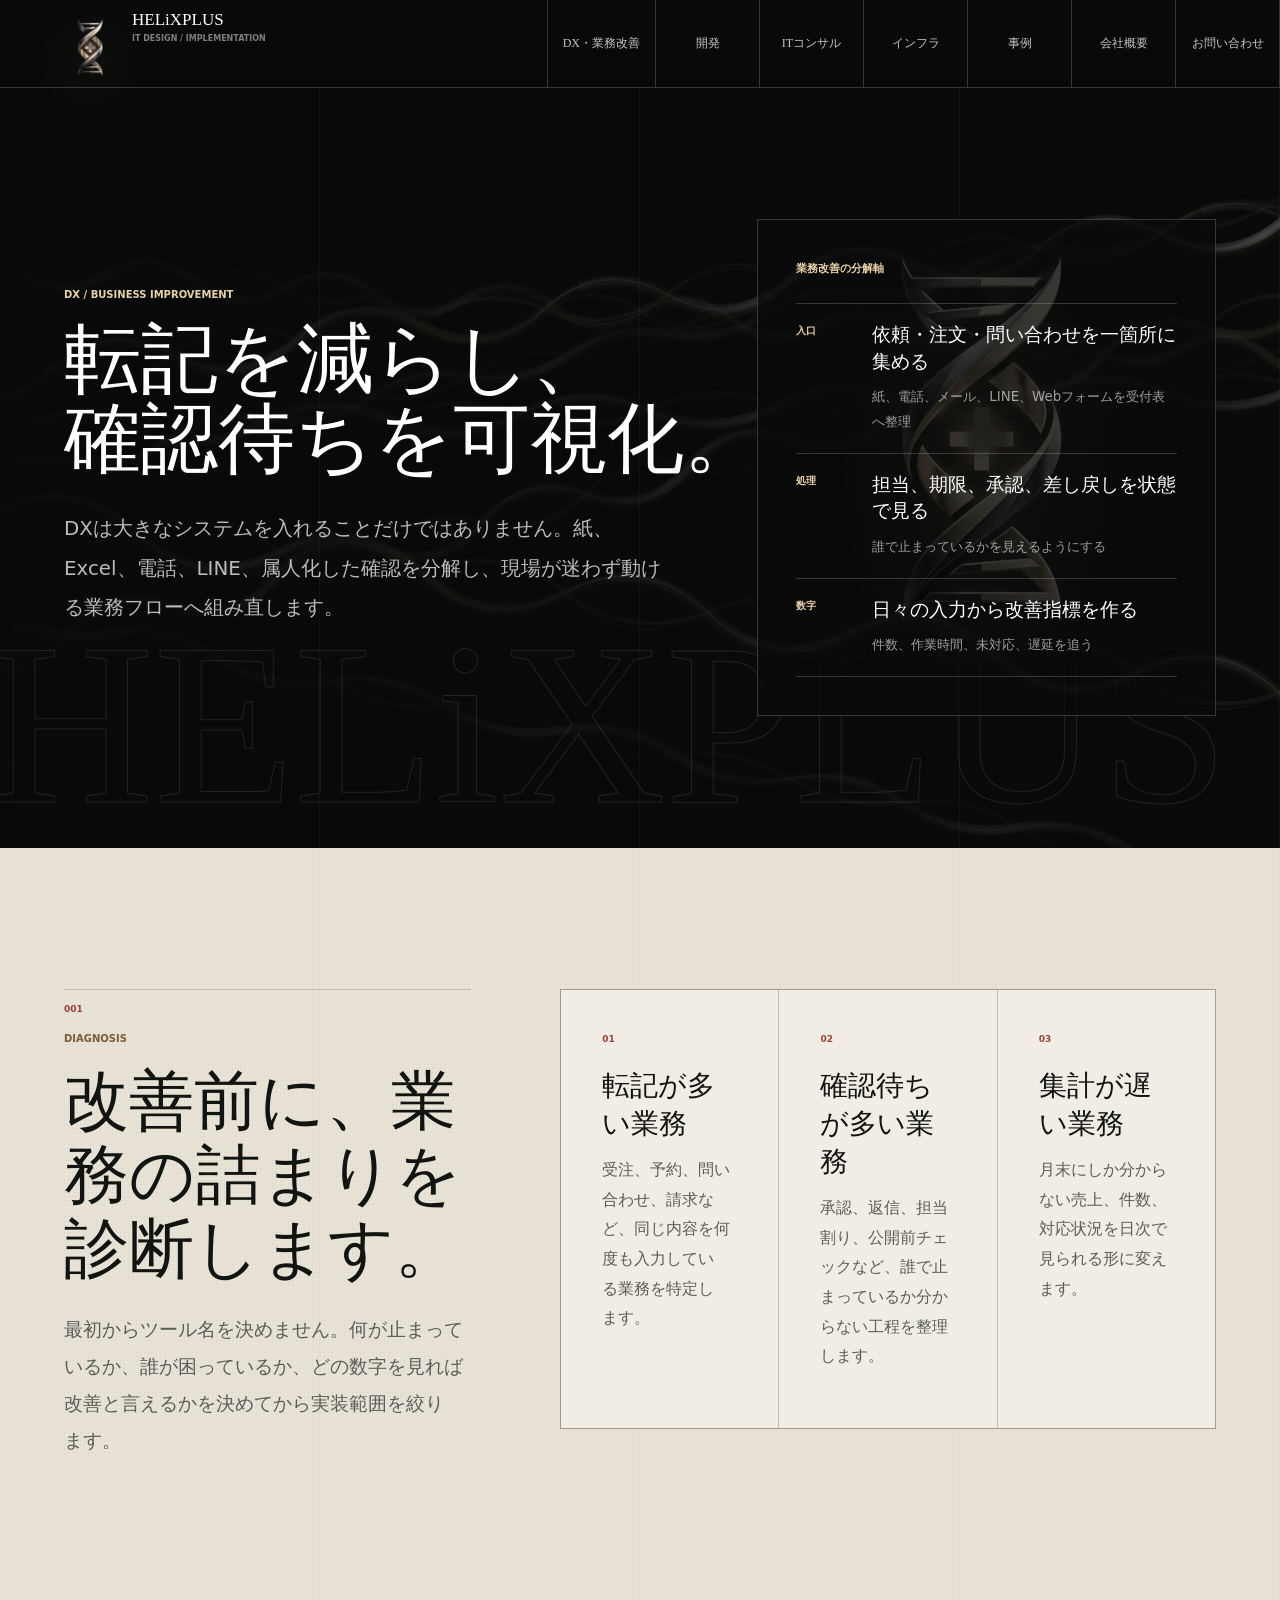
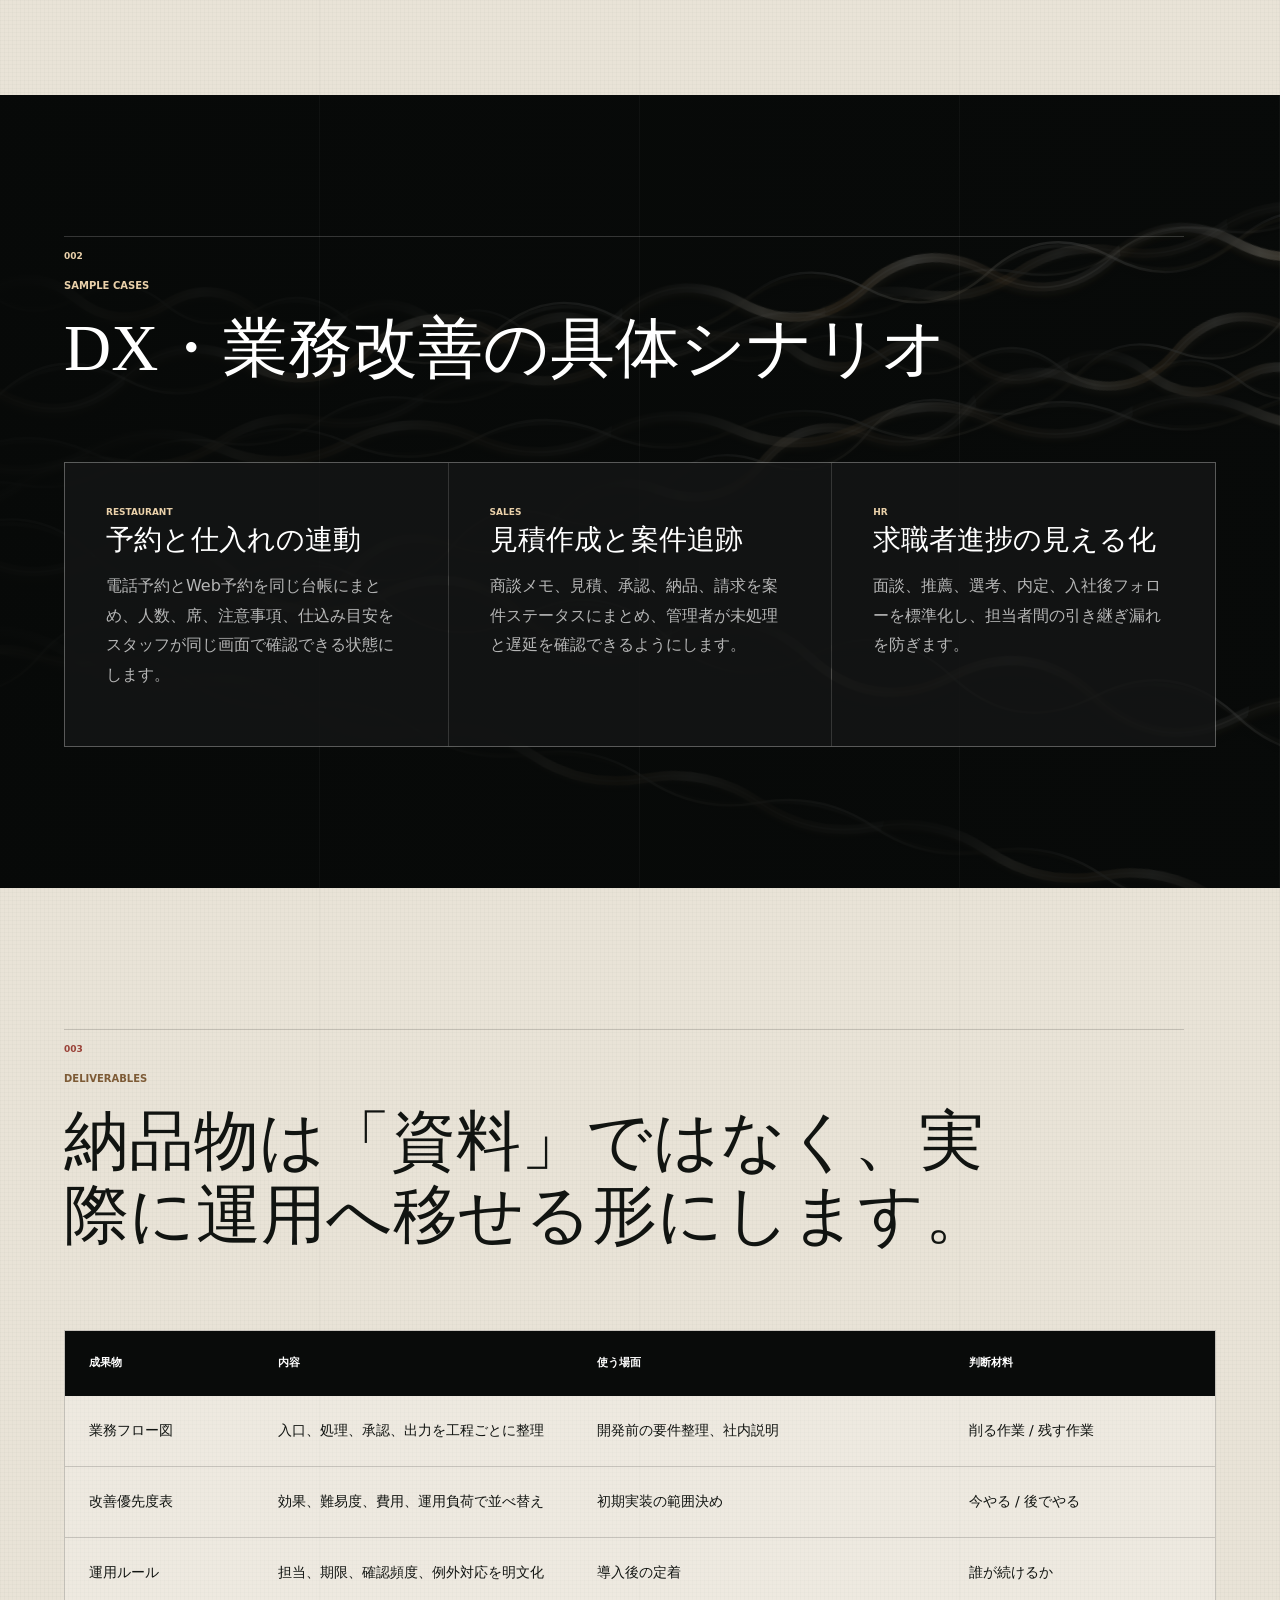
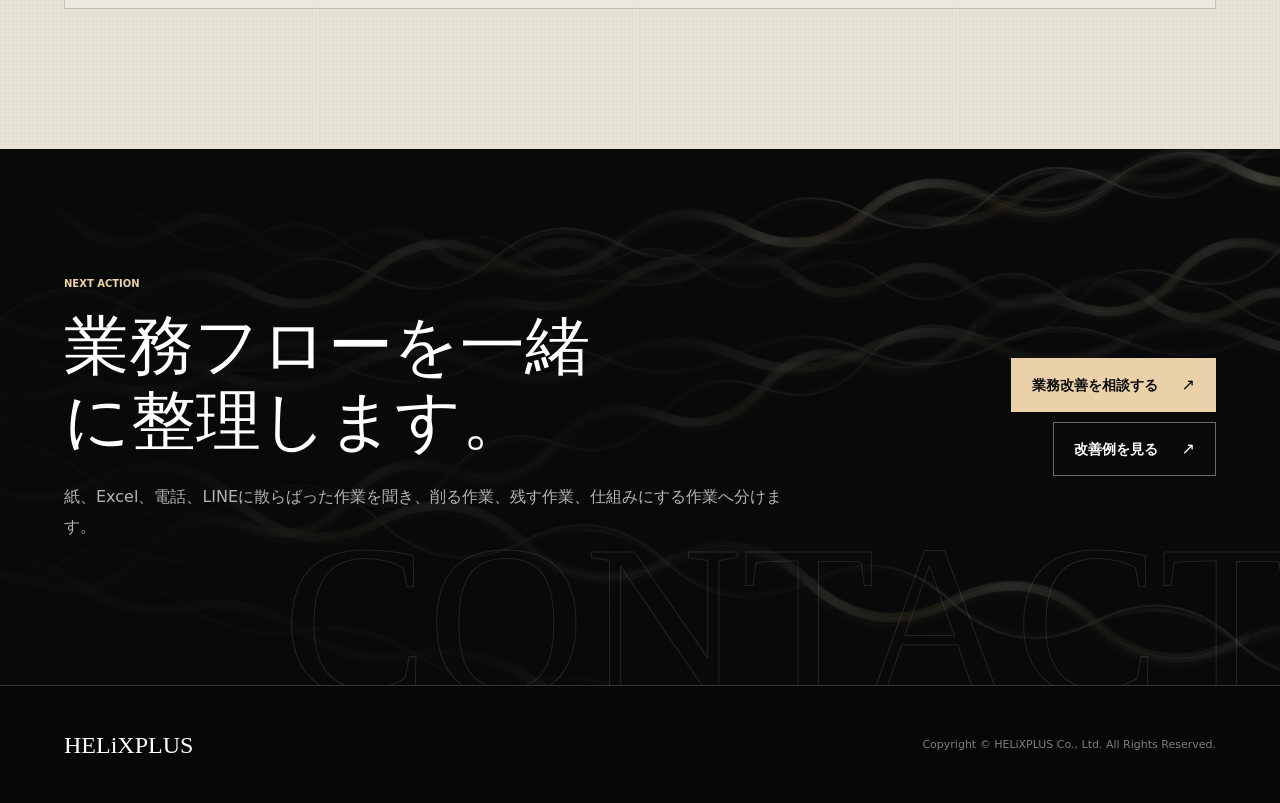
<file: dx.html>
<!doctype html>
<html lang="ja">
  <head>
    <meta charset="utf-8" />
    <meta name="viewport" content="width=device-width, initial-scale=1" />
    <title>DX・業務改善 | HELiXPLUS</title>
    <meta name="description" content="紙、Excel、電話、チャットに散らばった業務を整理し、現場で使われるDXと業務改善を設計します。" />
    <link rel="canonical" href="https://helixplus.vercel.app/dx.html" />
    <meta property="og:title" content="DX・業務改善 | HELiXPLUS" />
    <meta property="og:description" content="紙、Excel、電話、チャットに散らばった業務を整理し、現場で使われるDXと業務改善を設計します。" />
    <meta property="og:type" content="website" />
    <meta property="og:url" content="https://helixplus.vercel.app/dx.html" />
    <meta property="og:image" content="https://helixplus.vercel.app/assets/helixplus-mark.png" />
    <meta name="twitter:card" content="summary_large_image" />
    <link rel="stylesheet" href="./styles.css" />
  </head>
  <body>
    <a class="skip-link" href="#main-content">本文へ移動</a>
    <header class="site-header">
      <a class="brand" href="./index.html"><img src="./assets/helixplus-mark.png" alt="HELiXPLUS" /><span>HELiXPLUS</span></a>
      <nav class="nav" aria-label="主要ナビゲーション"><a href="./dx.html">DX・業務改善</a><a href="./development.html">開発</a><a href="./consulting.html">ITコンサル</a><a href="./infrastructure.html">インフラ</a><a href="./works.html">事例</a><a href="./company.html">会社概要</a><a href="./company.html#contact">お問い合わせ</a></nav>
    </header>
    <main id="main-content">
      <section class="page-hero">
        <div>
          <p class="eyebrow">DX / BUSINESS IMPROVEMENT</p>
          <h1><span>転記を減らし、</span><span>確認待ちを可視化。</span></h1>
          <p class="page-lead">DXは大きなシステムを入れることだけではありません。紙、Excel、電話、LINE、属人化した確認を分解し、現場が迷わず動ける業務フローへ組み直します。</p>
        </div>
        <aside class="page-visual">
          <p class="visual-title">業務改善の分解軸</p>
          <ol class="visual-flow">
            <li><span>入口</span><strong>依頼・注文・問い合わせを一箇所に集める</strong><small>紙、電話、メール、LINE、Webフォームを受付表へ整理</small></li>
            <li><span>処理</span><strong>担当、期限、承認、差し戻しを状態で見る</strong><small>誰で止まっているかを見えるようにする</small></li>
            <li><span>数字</span><strong>日々の入力から改善指標を作る</strong><small>件数、作業時間、未対応、遅延を追う</small></li>
          </ol>
        </aside>
      </section>

      <section class="section split-section">
        <div class="section-head">
          <p class="eyebrow">DIAGNOSIS</p>
          <h2>改善前に、業務の詰まりを診断します。</h2>
          <p class="section-lead">最初からツール名を決めません。何が止まっているか、誰が困っているか、どの数字を見れば改善と言えるかを決めてから実装範囲を絞ります。</p>
        </div>
        <div class="card-grid">
          <article class="card"><span>01</span><h3>転記が多い業務</h3><p>受注、予約、問い合わせ、請求など、同じ内容を何度も入力している業務を特定します。</p></article>
          <article class="card"><span>02</span><h3>確認待ちが多い業務</h3><p>承認、返信、担当割り、公開前チェックなど、誰で止まっているか分からない工程を整理します。</p></article>
          <article class="card"><span>03</span><h3>集計が遅い業務</h3><p>月末にしか分からない売上、件数、対応状況を日次で見られる形に変えます。</p></article>
        </div>
      </section>

      <section class="section dark">
        <div class="section-head">
          <p class="eyebrow">SAMPLE CASES</p>
          <h2>DX・業務改善の具体シナリオ</h2>
        </div>
        <div class="process-grid">
          <article class="process-card"><span>RESTAURANT</span><h3>予約と仕入れの連動</h3><p>電話予約とWeb予約を同じ台帳にまとめ、人数、席、注意事項、仕込み目安をスタッフが同じ画面で確認できる状態にします。</p></article>
          <article class="process-card"><span>SALES</span><h3>見積作成と案件追跡</h3><p>商談メモ、見積、承認、納品、請求を案件ステータスにまとめ、管理者が未処理と遅延を確認できるようにします。</p></article>
          <article class="process-card"><span>HR</span><h3>求職者進捗の見える化</h3><p>面談、推薦、選考、内定、入社後フォローを標準化し、担当者間の引き継ぎ漏れを防ぎます。</p></article>
        </div>
      </section>

      <section class="section">
        <div class="section-head">
          <p class="eyebrow">DELIVERABLES</p>
          <h2>納品物は「資料」ではなく、実際に運用へ移せる形にします。</h2>
        </div>
        <div class="evidence-table">
          <div class="evidence-row head"><span>成果物</span><span>内容</span><span>使う場面</span><span>判断材料</span></div>
          <div class="evidence-row"><span data-label="成果物">業務フロー図</span><span data-label="内容">入口、処理、承認、出力を工程ごとに整理</span><span data-label="使う場面">開発前の要件整理、社内説明</span><span data-label="判断材料">削る作業 / 残す作業</span></div>
          <div class="evidence-row"><span data-label="成果物">改善優先度表</span><span data-label="内容">効果、難易度、費用、運用負荷で並べ替え</span><span data-label="使う場面">初期実装の範囲決め</span><span data-label="判断材料">今やる / 後でやる</span></div>
          <div class="evidence-row"><span data-label="成果物">運用ルール</span><span data-label="内容">担当、期限、確認頻度、例外対応を明文化</span><span data-label="使う場面">導入後の定着</span><span data-label="判断材料">誰が続けるか</span></div>
        </div>
      </section>
      <section class="section-cta">
        <div><p class="eyebrow">NEXT ACTION</p><h2>業務フローを一緒に整理します。</h2><p>紙、Excel、電話、LINEに散らばった作業を聞き、削る作業、残す作業、仕組みにする作業へ分けます。</p></div>
        <div class="cta-actions"><a class="button primary" href="./company.html#contact">業務改善を相談する</a><a class="button secondary" href="./works.html">改善例を見る</a></div>
      </section>
    </main>
    <footer class="site-footer"><span>HELiXPLUS</span><span>Copyright © HELiXPLUS Co., Ltd. All Rights Reserved.</span></footer>
  </body>
</html>
</file>
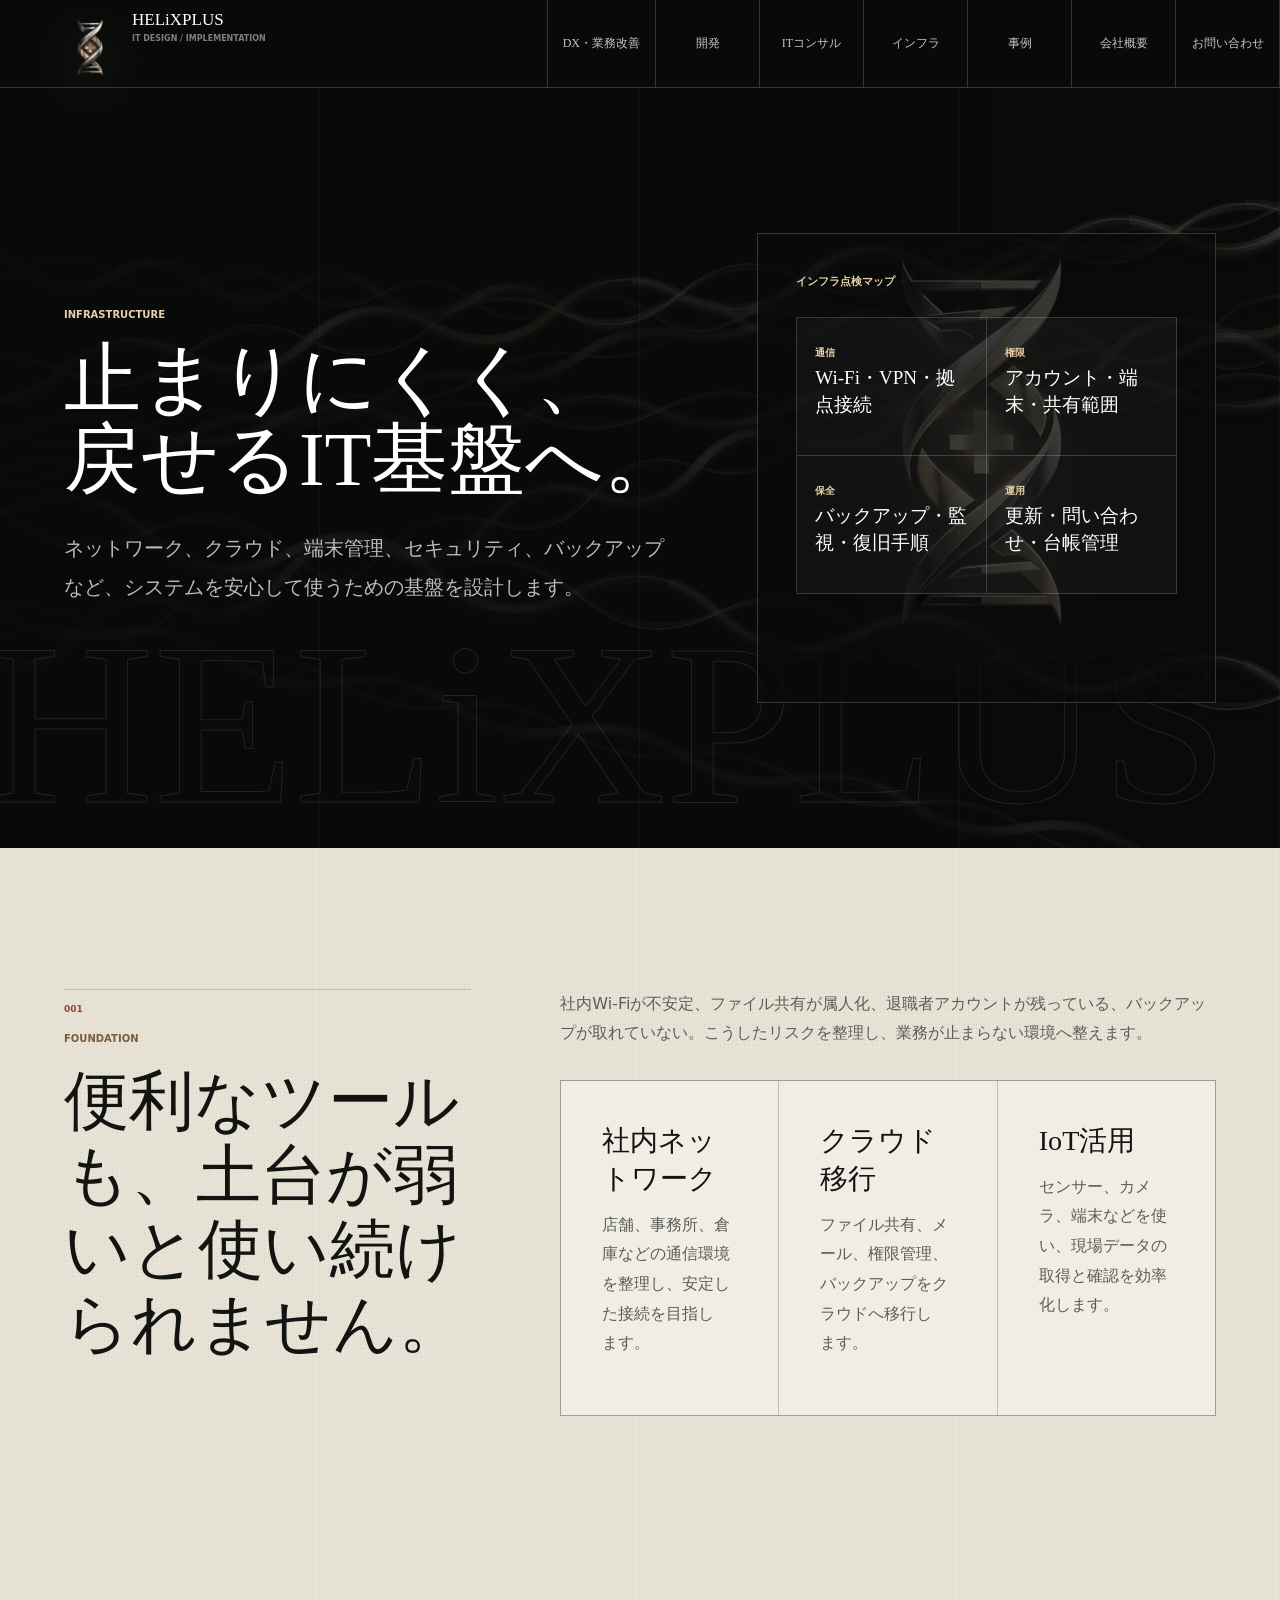
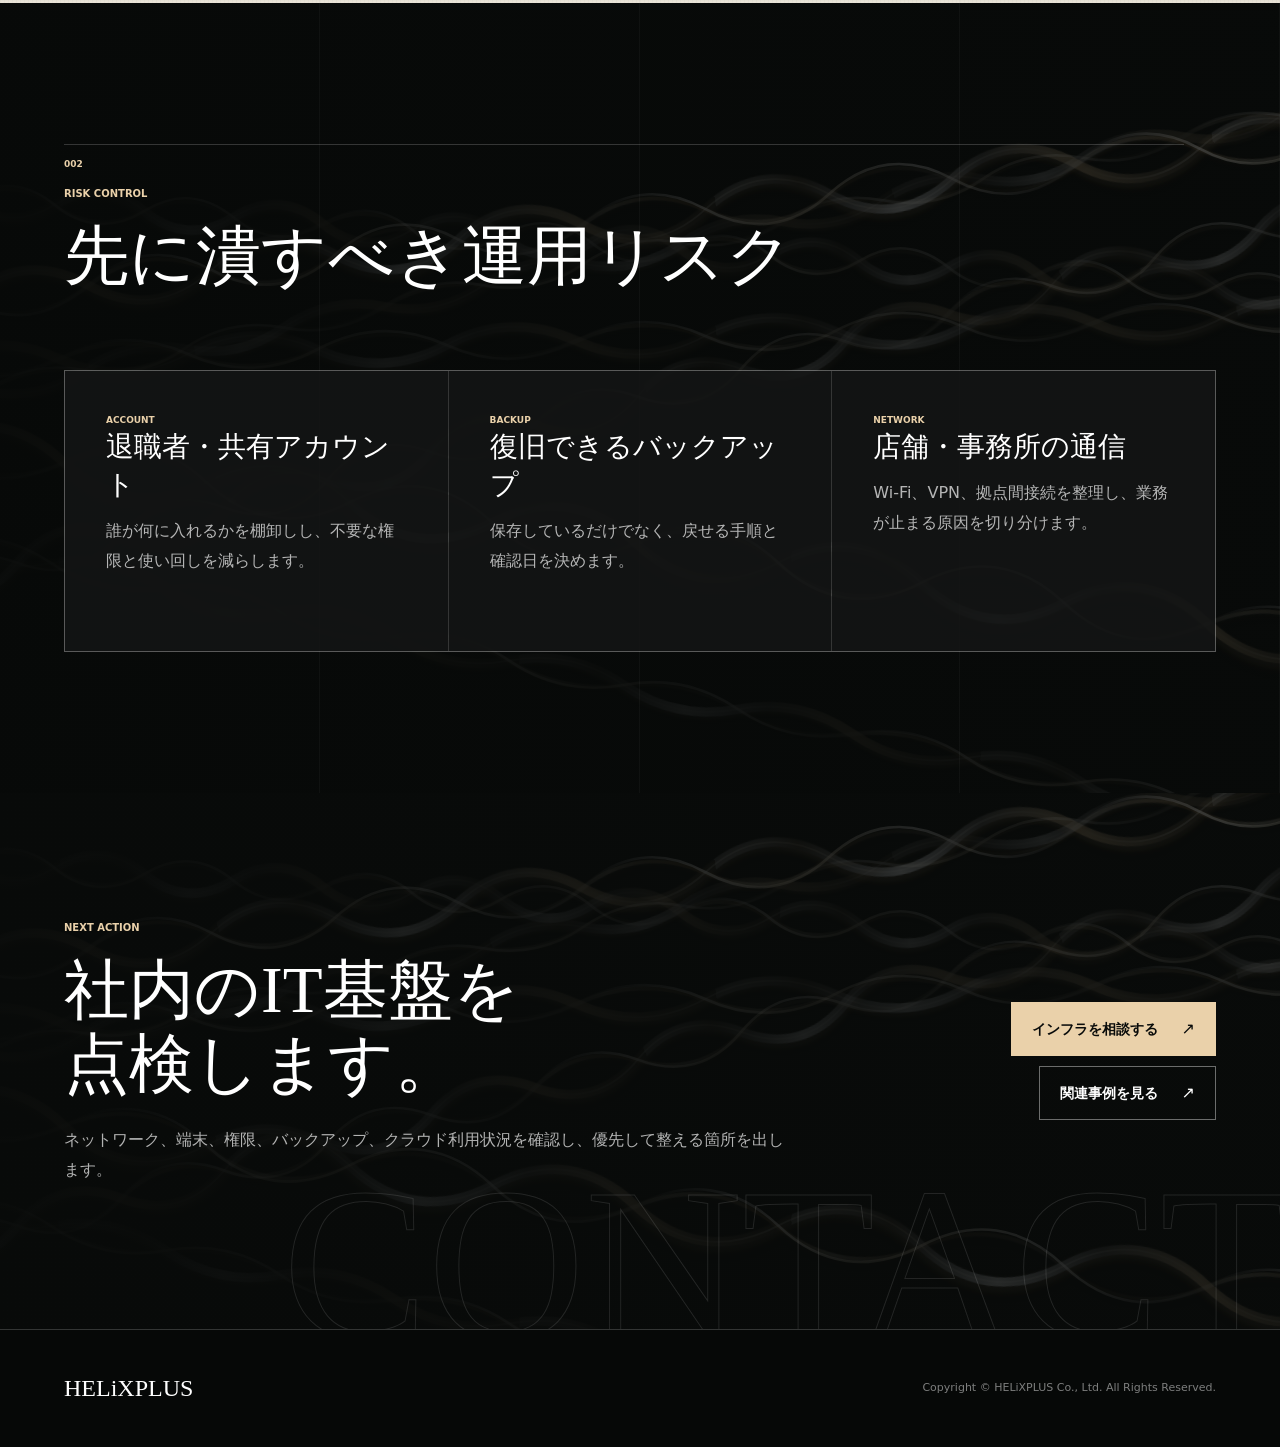
<file: infrastructure.html>
<!doctype html>
<html lang="ja">
  <head>
    <meta charset="utf-8" />
    <meta name="viewport" content="width=device-width, initial-scale=1" />
    <title>インフラ・ネットワーク | HELiXPLUS</title>
    <meta name="description" content="ネットワーク、クラウド、端末管理、権限、バックアップを整理し、止まりにくく戻せるIT基盤を設計します。" />
    <link rel="canonical" href="https://helixplus.vercel.app/infrastructure.html" />
    <meta property="og:title" content="インフラ・ネットワーク | HELiXPLUS" />
    <meta property="og:description" content="ネットワーク、クラウド、端末管理、権限、バックアップを整理し、止まりにくく戻せるIT基盤を設計します。" />
    <meta property="og:type" content="website" />
    <meta property="og:url" content="https://helixplus.vercel.app/infrastructure.html" />
    <meta property="og:image" content="https://helixplus.vercel.app/assets/helixplus-mark.png" />
    <meta name="twitter:card" content="summary_large_image" />
    <link rel="stylesheet" href="./styles.css" />
  </head>
  <body>
    <a class="skip-link" href="#main-content">本文へ移動</a>
    <header class="site-header">
      <a class="brand" href="./index.html"><img src="./assets/helixplus-mark.png" alt="HELiXPLUS" /><span>HELiXPLUS</span></a>
      <nav class="nav" aria-label="主要ナビゲーション"><a href="./dx.html">DX・業務改善</a><a href="./development.html">開発</a><a href="./consulting.html">ITコンサル</a><a href="./infrastructure.html">インフラ</a><a href="./works.html">事例</a><a href="./company.html">会社概要</a><a href="./company.html#contact">お問い合わせ</a></nav>
    </header>
    <main id="main-content">
      <section class="page-hero dark">
        <div><p class="eyebrow">INFRASTRUCTURE</p><h1><span>止まりにくく、</span><span>戻せるIT基盤へ。</span></h1><p class="page-lead">ネットワーク、クラウド、端末管理、セキュリティ、バックアップなど、システムを安心して使うための基盤を設計します。</p></div>
        <aside class="page-visual">
          <p class="visual-title">インフラ点検マップ</p>
          <div class="visual-board">
            <div><span>通信</span><strong>Wi-Fi・VPN・拠点接続</strong></div>
            <div><span>権限</span><strong>アカウント・端末・共有範囲</strong></div>
            <div><span>保全</span><strong>バックアップ・監視・復旧手順</strong></div>
            <div><span>運用</span><strong>更新・問い合わせ・台帳管理</strong></div>
          </div>
        </aside>
      </section>
      <section class="section content-split">
        <div class="section-head"><p class="eyebrow">FOUNDATION</p><h2>便利なツールも、土台が弱いと使い続けられません。</h2></div>
        <div class="text-block">
          <p>社内Wi-Fiが不安定、ファイル共有が属人化、退職者アカウントが残っている、バックアップが取れていない。こうしたリスクを整理し、業務が止まらない環境へ整えます。</p>
          <div class="detail-grid">
            <article class="detail-card"><h3>社内ネットワーク</h3><p>店舗、事務所、倉庫などの通信環境を整理し、安定した接続を目指します。</p></article>
            <article class="detail-card"><h3>クラウド移行</h3><p>ファイル共有、メール、権限管理、バックアップをクラウドへ移行します。</p></article>
            <article class="detail-card"><h3>IoT活用</h3><p>センサー、カメラ、端末などを使い、現場データの取得と確認を効率化します。</p></article>
          </div>
        </div>
      </section>
      <section class="section dark">
        <div class="section-head"><p class="eyebrow">RISK CONTROL</p><h2>先に潰すべき運用リスク</h2></div>
        <div class="process-grid">
          <article class="process-card"><span>ACCOUNT</span><h3>退職者・共有アカウント</h3><p>誰が何に入れるかを棚卸しし、不要な権限と使い回しを減らします。</p></article>
          <article class="process-card"><span>BACKUP</span><h3>復旧できるバックアップ</h3><p>保存しているだけでなく、戻せる手順と確認日を決めます。</p></article>
          <article class="process-card"><span>NETWORK</span><h3>店舗・事務所の通信</h3><p>Wi-Fi、VPN、拠点間接続を整理し、業務が止まる原因を切り分けます。</p></article>
        </div>
      </section>
      <section class="section-cta">
        <div><p class="eyebrow">NEXT ACTION</p><h2>社内のIT基盤を点検します。</h2><p>ネットワーク、端末、権限、バックアップ、クラウド利用状況を確認し、優先して整える箇所を出します。</p></div>
        <div class="cta-actions"><a class="button primary" href="./company.html#contact">インフラを相談する</a><a class="button secondary" href="./works.html">関連事例を見る</a></div>
      </section>
    </main>
    <footer class="site-footer"><span>HELiXPLUS</span><span>Copyright © HELiXPLUS Co., Ltd. All Rights Reserved.</span></footer>
  </body>
</html>
</file>
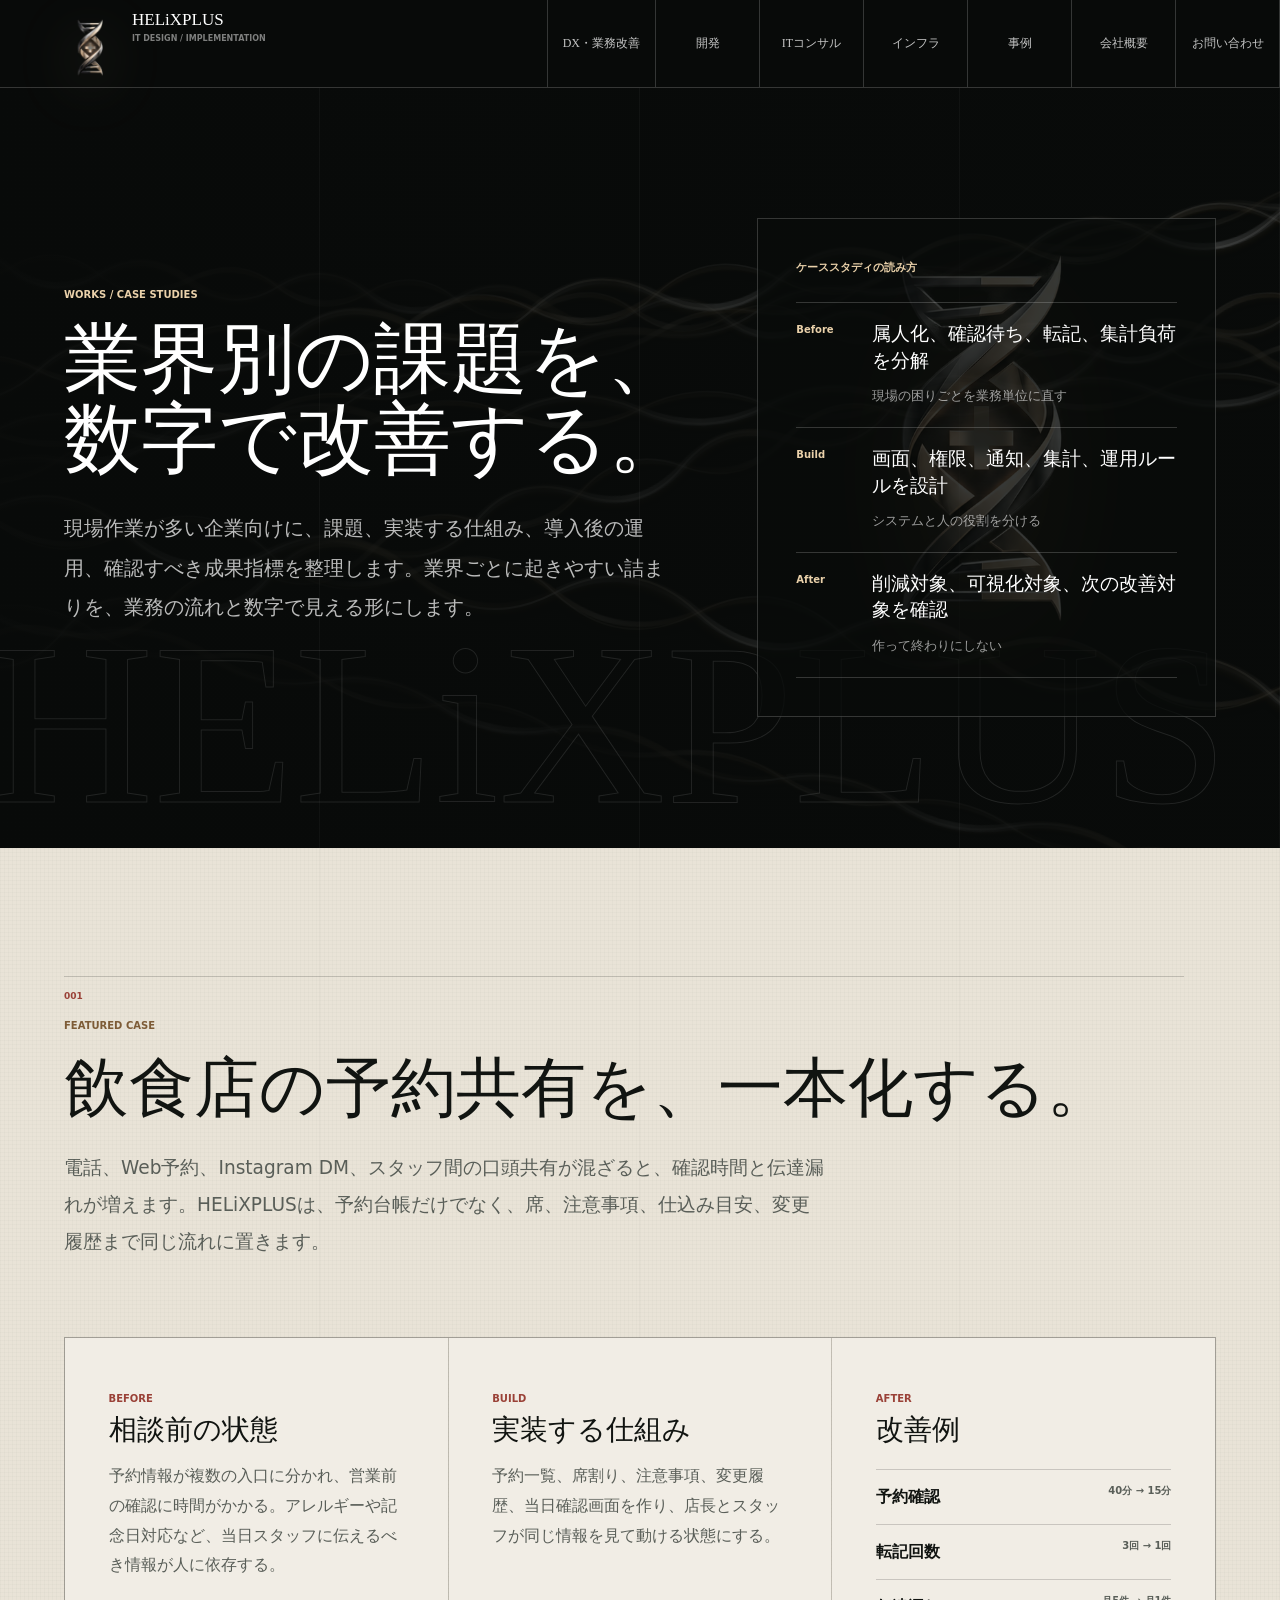
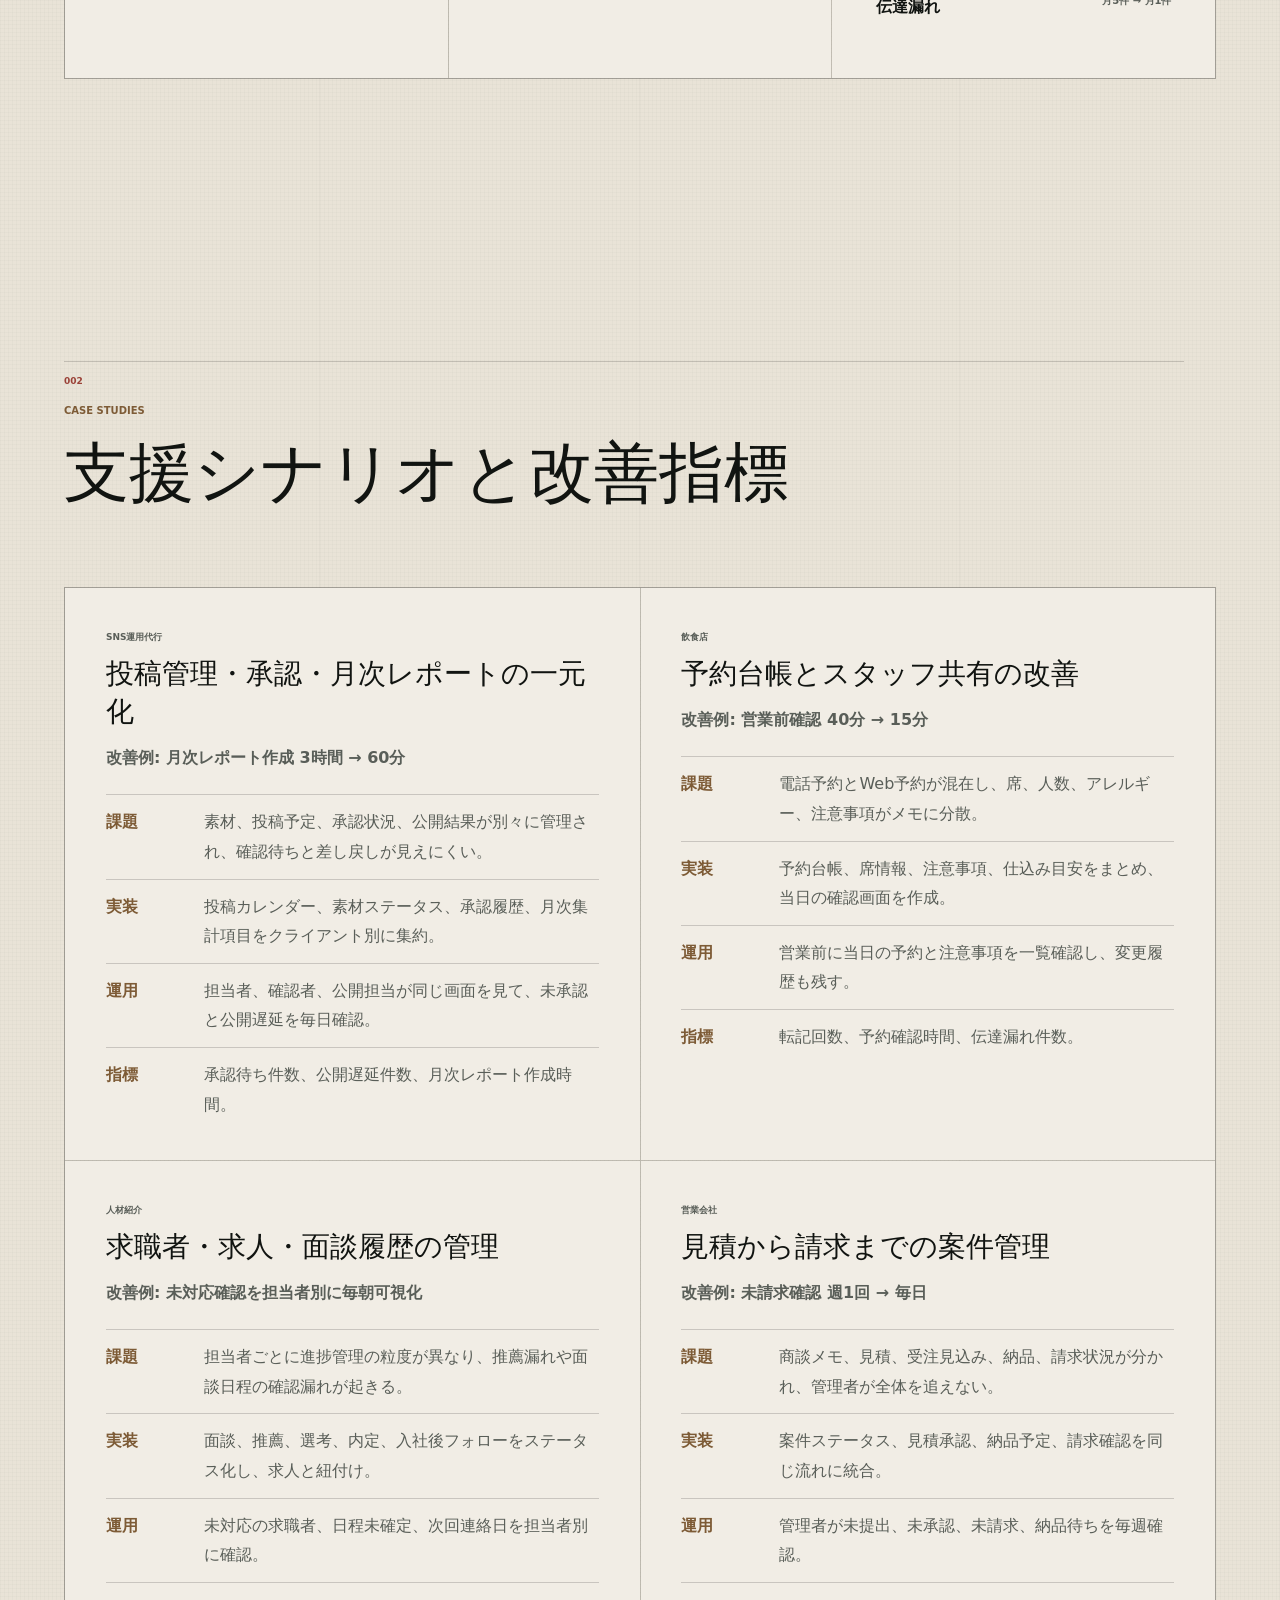
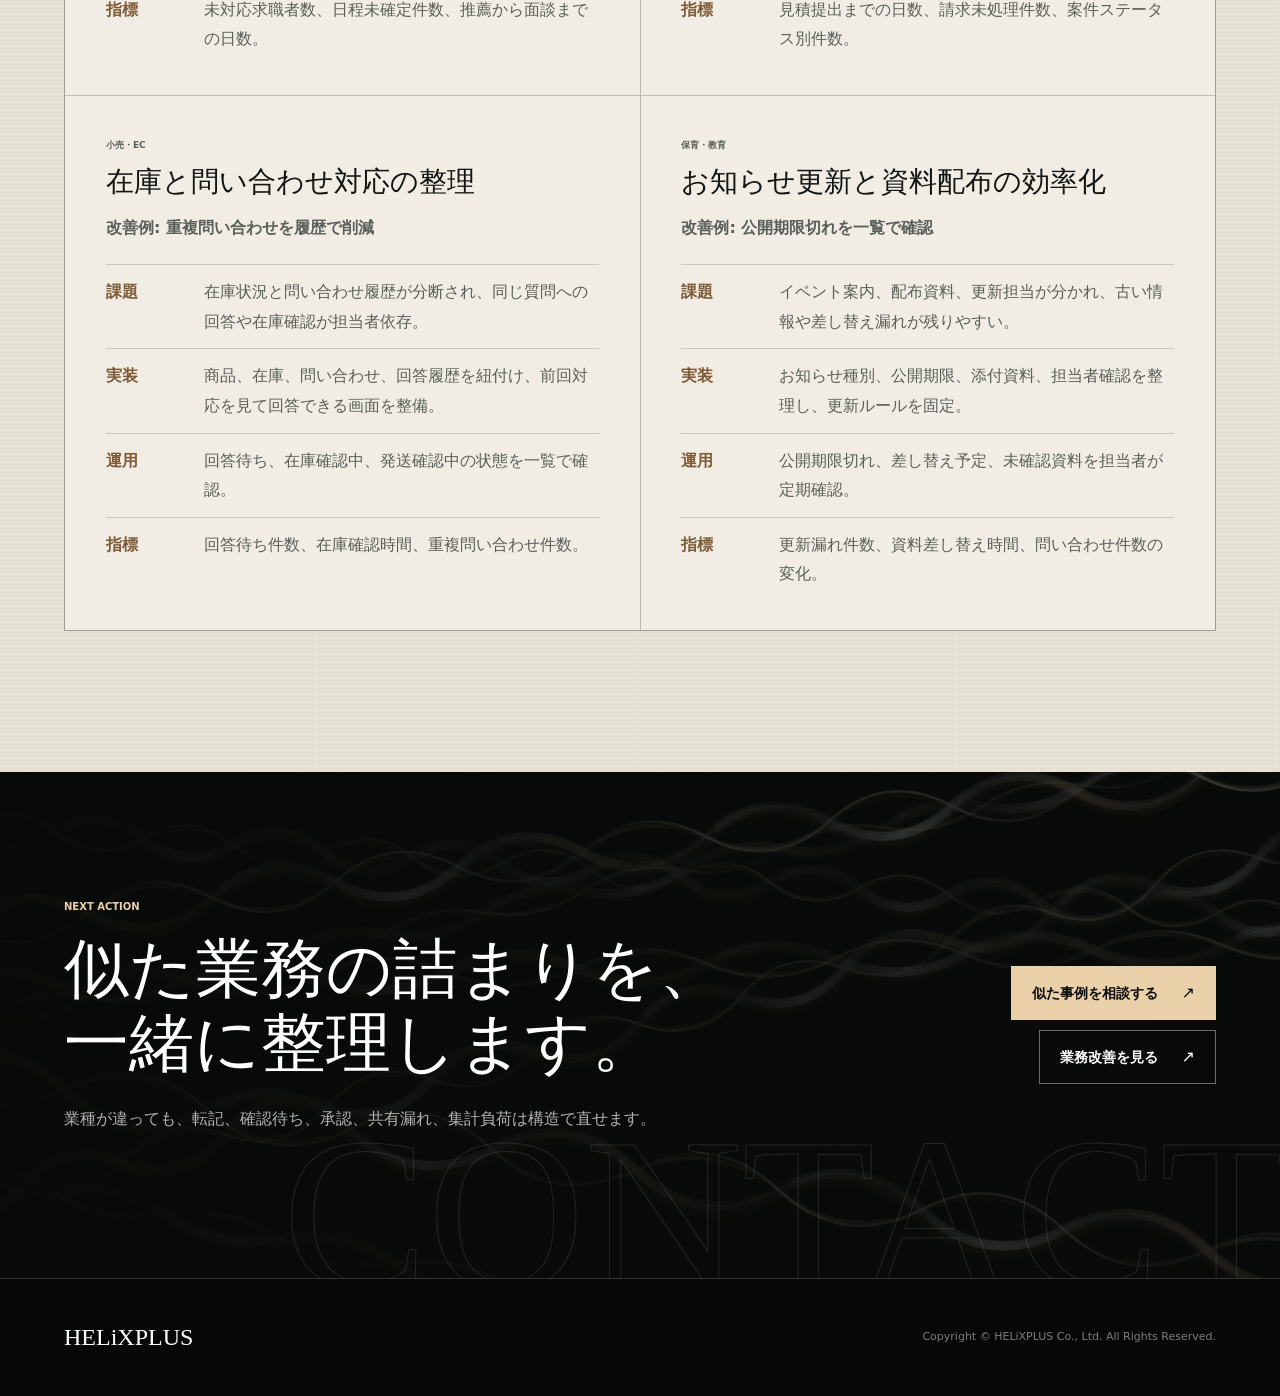
<file: works.html>
<!doctype html>
<html lang="ja">
  <head>
    <meta charset="utf-8" />
    <meta name="viewport" content="width=device-width, initial-scale=1" />
    <title>事例 | HELiXPLUS</title>
    <meta name="description" content="HELiXPLUSの支援シナリオと、業務改善・システム開発で確認する改善指標を紹介します。" />
    <link rel="canonical" href="https://helixplus.vercel.app/works.html" />
    <meta property="og:title" content="事例 | HELiXPLUS" />
    <meta property="og:description" content="HELiXPLUSの支援シナリオと、業務改善・システム開発で確認する改善指標を紹介します。" />
    <meta property="og:type" content="website" />
    <meta property="og:url" content="https://helixplus.vercel.app/works.html" />
    <meta property="og:image" content="https://helixplus.vercel.app/assets/helixplus-mark.png" />
    <meta name="twitter:card" content="summary_large_image" />
    <link rel="stylesheet" href="./styles.css" />
  </head>
  <body>
    <a class="skip-link" href="#main-content">本文へ移動</a>
    <header class="site-header">
      <a class="brand" href="./index.html"><img src="./assets/helixplus-mark.png" alt="HELiXPLUS" /><span>HELiXPLUS</span></a>
      <nav class="nav" aria-label="主要ナビゲーション"><a href="./dx.html">DX・業務改善</a><a href="./development.html">開発</a><a href="./consulting.html">ITコンサル</a><a href="./infrastructure.html">インフラ</a><a href="./works.html">事例</a><a href="./company.html">会社概要</a><a href="./company.html#contact">お問い合わせ</a></nav>
    </header>
    <main id="main-content">
      <section class="page-hero">
        <div>
          <p class="eyebrow">WORKS / CASE STUDIES</p>
          <h1><span>業界別の課題を、</span><span>数字で改善する。</span></h1>
          <p class="page-lead">現場作業が多い企業向けに、課題、実装する仕組み、導入後の運用、確認すべき成果指標を整理します。業界ごとに起きやすい詰まりを、業務の流れと数字で見える形にします。</p>
        </div>
        <aside class="page-visual">
          <p class="visual-title">ケーススタディの読み方</p>
          <ol class="visual-flow">
            <li><span>Before</span><strong>属人化、確認待ち、転記、集計負荷を分解</strong><small>現場の困りごとを業務単位に直す</small></li>
            <li><span>Build</span><strong>画面、権限、通知、集計、運用ルールを設計</strong><small>システムと人の役割を分ける</small></li>
            <li><span>After</span><strong>削減対象、可視化対象、次の改善対象を確認</strong><small>作って終わりにしない</small></li>
          </ol>
        </aside>
      </section>

      <section class="section featured-case">
        <div class="section-head">
          <p class="eyebrow">FEATURED CASE</p>
          <h2>飲食店の予約共有を、一本化する。</h2>
          <p class="section-lead">電話、Web予約、Instagram DM、スタッフ間の口頭共有が混ざると、確認時間と伝達漏れが増えます。HELiXPLUSは、予約台帳だけでなく、席、注意事項、仕込み目安、変更履歴まで同じ流れに置きます。</p>
        </div>
        <div class="case-feature-grid">
          <article>
            <span>BEFORE</span>
            <h3>相談前の状態</h3>
            <p>予約情報が複数の入口に分かれ、営業前の確認に時間がかかる。アレルギーや記念日対応など、当日スタッフに伝えるべき情報が人に依存する。</p>
          </article>
          <article>
            <span>BUILD</span>
            <h3>実装する仕組み</h3>
            <p>予約一覧、席割り、注意事項、変更履歴、当日確認画面を作り、店長とスタッフが同じ情報を見て動ける状態にする。</p>
          </article>
          <article>
            <span>AFTER</span>
            <h3>改善例</h3>
            <ul class="outcome-list">
              <li><strong>予約確認</strong><span>40分 → 15分</span></li>
              <li><strong>転記回数</strong><span>3回 → 1回</span></li>
              <li><strong>伝達漏れ</strong><span>月5件 → 月1件</span></li>
            </ul>
          </article>
        </div>
      </section>

      <section class="section">
        <div class="section-head">
          <p class="eyebrow">CASE STUDIES</p>
          <h2>支援シナリオと改善指標</h2>
        </div>
        <div class="works-grid case-study-grid">
          <article class="work-card case-study-card">
            <p class="case-label">SNS運用代行</p>
            <h3>投稿管理・承認・月次レポートの一元化</h3>
            <p class="case-result">改善例: 月次レポート作成 3時間 → 60分</p>
            <dl>
              <div><dt>課題</dt><dd>素材、投稿予定、承認状況、公開結果が別々に管理され、確認待ちと差し戻しが見えにくい。</dd></div>
              <div><dt>実装</dt><dd>投稿カレンダー、素材ステータス、承認履歴、月次集計項目をクライアント別に集約。</dd></div>
              <div><dt>運用</dt><dd>担当者、確認者、公開担当が同じ画面を見て、未承認と公開遅延を毎日確認。</dd></div>
              <div><dt>指標</dt><dd>承認待ち件数、公開遅延件数、月次レポート作成時間。</dd></div>
            </dl>
          </article>
          <article class="work-card case-study-card">
            <p class="case-label">飲食店</p>
            <h3>予約台帳とスタッフ共有の改善</h3>
            <p class="case-result">改善例: 営業前確認 40分 → 15分</p>
            <dl>
              <div><dt>課題</dt><dd>電話予約とWeb予約が混在し、席、人数、アレルギー、注意事項がメモに分散。</dd></div>
              <div><dt>実装</dt><dd>予約台帳、席情報、注意事項、仕込み目安をまとめ、当日の確認画面を作成。</dd></div>
              <div><dt>運用</dt><dd>営業前に当日の予約と注意事項を一覧確認し、変更履歴も残す。</dd></div>
              <div><dt>指標</dt><dd>転記回数、予約確認時間、伝達漏れ件数。</dd></div>
            </dl>
          </article>
          <article class="work-card case-study-card">
            <p class="case-label">人材紹介</p>
            <h3>求職者・求人・面談履歴の管理</h3>
            <p class="case-result">改善例: 未対応確認を担当者別に毎朝可視化</p>
            <dl>
              <div><dt>課題</dt><dd>担当者ごとに進捗管理の粒度が異なり、推薦漏れや面談日程の確認漏れが起きる。</dd></div>
              <div><dt>実装</dt><dd>面談、推薦、選考、内定、入社後フォローをステータス化し、求人と紐付け。</dd></div>
              <div><dt>運用</dt><dd>未対応の求職者、日程未確定、次回連絡日を担当者別に確認。</dd></div>
              <div><dt>指標</dt><dd>未対応求職者数、日程未確定件数、推薦から面談までの日数。</dd></div>
            </dl>
          </article>
          <article class="work-card case-study-card">
            <p class="case-label">営業会社</p>
            <h3>見積から請求までの案件管理</h3>
            <p class="case-result">改善例: 未請求確認 週1回 → 毎日</p>
            <dl>
              <div><dt>課題</dt><dd>商談メモ、見積、受注見込み、納品、請求状況が分かれ、管理者が全体を追えない。</dd></div>
              <div><dt>実装</dt><dd>案件ステータス、見積承認、納品予定、請求確認を同じ流れに統合。</dd></div>
              <div><dt>運用</dt><dd>管理者が未提出、未承認、未請求、納品待ちを毎週確認。</dd></div>
              <div><dt>指標</dt><dd>見積提出までの日数、請求未処理件数、案件ステータス別件数。</dd></div>
            </dl>
          </article>
          <article class="work-card case-study-card">
            <p class="case-label">小売・EC</p>
            <h3>在庫と問い合わせ対応の整理</h3>
            <p class="case-result">改善例: 重複問い合わせを履歴で削減</p>
            <dl>
              <div><dt>課題</dt><dd>在庫状況と問い合わせ履歴が分断され、同じ質問への回答や在庫確認が担当者依存。</dd></div>
              <div><dt>実装</dt><dd>商品、在庫、問い合わせ、回答履歴を紐付け、前回対応を見て回答できる画面を整備。</dd></div>
              <div><dt>運用</dt><dd>回答待ち、在庫確認中、発送確認中の状態を一覧で確認。</dd></div>
              <div><dt>指標</dt><dd>回答待ち件数、在庫確認時間、重複問い合わせ件数。</dd></div>
            </dl>
          </article>
          <article class="work-card case-study-card">
            <p class="case-label">保育・教育</p>
            <h3>お知らせ更新と資料配布の効率化</h3>
            <p class="case-result">改善例: 公開期限切れを一覧で確認</p>
            <dl>
              <div><dt>課題</dt><dd>イベント案内、配布資料、更新担当が分かれ、古い情報や差し替え漏れが残りやすい。</dd></div>
              <div><dt>実装</dt><dd>お知らせ種別、公開期限、添付資料、担当者確認を整理し、更新ルールを固定。</dd></div>
              <div><dt>運用</dt><dd>公開期限切れ、差し替え予定、未確認資料を担当者が定期確認。</dd></div>
              <div><dt>指標</dt><dd>更新漏れ件数、資料差し替え時間、問い合わせ件数の変化。</dd></div>
            </dl>
          </article>
        </div>
      </section>
      <section class="section-cta">
        <div><p class="eyebrow">NEXT ACTION</p><h2>似た業務の詰まりを、一緒に整理します。</h2><p>業種が違っても、転記、確認待ち、承認、共有漏れ、集計負荷は構造で直せます。</p></div>
        <div class="cta-actions"><a class="button primary" href="./company.html#contact">似た事例を相談する</a><a class="button secondary" href="./dx.html">業務改善を見る</a></div>
      </section>
    </main>
    <footer class="site-footer"><span>HELiXPLUS</span><span>Copyright © HELiXPLUS Co., Ltd. All Rights Reserved.</span></footer>
  </body>
</html>
</file>
<file: styles.css>
:root {
  color-scheme: light;
  --ink: #111411;
  --black: #090b0a;
  --black-2: #111411;
  --black-3: #191d1a;
  --paper: #e9e3d7;
  --paper-2: #f1ede5;
  --paper-3: #d9d1c2;
  --gold: #b9915e;
  --gold-light: #ead1aa;
  --gold-dark: #7d5b36;
  --red: #9a4137;
  --line-dark: rgba(17, 20, 17, 0.18);
  --line-light: rgba(255, 255, 255, 0.18);
  --muted-dark: #595e58;
  --muted-light: rgba(255, 255, 255, 0.69);
  --page: clamp(22px, 5vw, 78px);
  --header-h: 82px;
  --serif: "Yu Mincho", "Hiragino Mincho ProN", "Hiragino Mincho Pro", "Noto Serif JP", serif;
  --sans: "Hiragino Kaku Gothic ProN", "Yu Gothic", "YuGothic", "Noto Sans JP", system-ui, sans-serif;
}

* {
  box-sizing: border-box;
}

html {
  scroll-behavior: smooth;
  background: var(--black);
}

body {
  margin: 0;
  color: var(--ink);
  background: var(--black);
  font-family: var(--sans);
  font-size: 16px;
  line-height: 1.85;
  letter-spacing: 0;
  overflow-x: hidden;
}

main {
  counter-reset: helix-section;
}

a {
  color: inherit;
  text-decoration: none;
}

a:focus-visible,
.button:focus-visible {
  outline: 2px solid var(--gold-light);
  outline-offset: 4px;
}

img {
  display: block;
  max-width: 100%;
}

h1,
h2,
h3,
p,
dl,
dd {
  margin-top: 0;
}

h1,
h2,
h3 {
  font-family: var(--serif);
  font-weight: 500;
  letter-spacing: 0;
}

h1 {
  margin-bottom: 28px;
  font-size: clamp(58px, 7.8vw, 122px);
  line-height: 0.96;
}

h1 span {
  display: block;
  white-space: nowrap;
}

h2 {
  margin-bottom: 24px;
  font-size: clamp(38px, 5.1vw, 76px);
  line-height: 1.14;
  text-wrap: balance;
}

h3 {
  margin-bottom: 12px;
  font-size: clamp(23px, 2.2vw, 34px);
  line-height: 1.35;
}

.skip-link {
  position: fixed;
  left: var(--page);
  top: 10px;
  z-index: 200;
  padding: 10px 16px;
  background: var(--gold-light);
  color: var(--black);
  font-weight: 800;
  transform: translateY(-180%);
}

.skip-link:focus {
  transform: translateY(0);
}

/* Header: one continuous ruled band, matching the editorial structure of the site. */
.site-header {
  position: sticky;
  top: 0;
  z-index: 80;
  min-height: var(--header-h);
  display: grid;
  grid-template-columns: minmax(280px, 1fr) auto;
  align-items: stretch;
  padding-left: var(--page);
  border-bottom: 1px solid var(--line-light);
  background: rgba(9, 11, 10, 0.93);
  color: #fff;
  backdrop-filter: blur(18px);
}

.brand {
  display: inline-grid;
  grid-template-columns: 54px auto;
  grid-template-rows: 1fr 1fr;
  column-gap: 14px;
  align-items: center;
  width: max-content;
  padding: 10px 30px 10px 0;
}

.brand img {
  grid-row: 1 / 3;
  width: 54px;
  height: 54px;
  object-fit: contain;
  filter: drop-shadow(0 8px 22px rgba(234, 209, 170, 0.2));
  transform: scale(1.4);
}

.brand span {
  align-self: end;
  font-family: var(--serif);
  font-size: 17px;
  line-height: 1.2;
}

.brand span::after {
  content: "IT DESIGN / IMPLEMENTATION";
  display: block;
  margin-top: 5px;
  color: rgba(255, 255, 255, 0.48);
  font-family: var(--sans);
  font-size: 8px;
  font-weight: 700;
  line-height: 1;
}

.nav {
  display: flex;
  align-items: stretch;
  border-left: 1px solid var(--line-light);
}

.nav a {
  min-width: 104px;
  display: grid;
  place-items: center;
  padding: 12px 15px;
  border-right: 1px solid var(--line-light);
  color: rgba(255, 255, 255, 0.76);
  font-family: var(--serif);
  font-size: 12px;
  line-height: 1.35;
  text-align: center;
  transition: color 220ms ease, background-color 220ms ease;
}

.nav a:hover {
  color: var(--gold-light);
  background: rgba(255, 255, 255, 0.045);
}

.eyebrow {
  margin: 0 0 18px;
  color: var(--gold-dark);
  font-family: var(--sans);
  font-size: 10px;
  font-weight: 800;
  line-height: 1.4;
  text-transform: uppercase;
}

.section.dark .eyebrow,
.hero .eyebrow,
.page-hero .eyebrow,
.closing-cta .eyebrow,
.section-cta .eyebrow,
.cta-band .eyebrow {
  color: var(--gold-light);
}

.lead,
.page-lead,
.section-lead,
.section-note,
.card p,
.process-card p,
.case-card p,
.metric-card p,
.company-list dd,
.text-block p {
  color: var(--muted-dark);
  text-wrap: pretty;
}

.button {
  min-height: 54px;
  display: inline-flex;
  align-items: center;
  justify-content: space-between;
  gap: 24px;
  padding: 13px 20px;
  border: 1px solid currentColor;
  font-size: 14px;
  font-weight: 800;
  line-height: 1;
  white-space: nowrap;
  transition: color 220ms ease, background-color 220ms ease, border-color 220ms ease;
}

.button::after {
  content: "↗";
  font-size: 16px;
  font-weight: 400;
}

.button.primary {
  border-color: var(--gold-light);
  background: var(--gold-light);
  color: var(--black);
}

.button.primary:hover {
  border-color: #fff;
  background: #fff;
}

.button.secondary {
  border-color: rgba(255, 255, 255, 0.4);
  background: transparent;
  color: #fff;
}

.button.secondary:hover {
  border-color: var(--gold-light);
  color: var(--gold-light);
}

/* Hero */
.hero {
  position: relative;
  min-height: calc(100svh - var(--header-h));
  display: grid;
  grid-template-columns: minmax(0, 1.12fr) minmax(380px, 0.88fr);
  align-items: center;
  gap: clamp(26px, 4vw, 74px);
  padding: clamp(48px, 6vw, 86px) var(--page) clamp(42px, 5vw, 68px);
  overflow: hidden;
  isolation: isolate;
  background:
    linear-gradient(90deg, rgba(8, 10, 9, 0.96) 0%, rgba(8, 10, 9, 0.83) 45%, rgba(8, 10, 9, 0.36) 100%),
    url("./assets/helix-field.svg") center / cover no-repeat,
    linear-gradient(135deg, #070908 0%, #161914 60%, #2c241b 100%);
  color: #fff;
}

.hero::before {
  content: "HELIX  PLUS";
  position: absolute;
  z-index: -1;
  left: -1vw;
  top: 42%;
  width: 105%;
  color: transparent;
  font-family: Georgia, "Times New Roman", serif;
  font-size: clamp(92px, 16vw, 250px);
  line-height: 0.75;
  white-space: nowrap;
  -webkit-text-stroke: 1px rgba(255, 255, 255, 0.11);
  transform: translateY(-50%);
  pointer-events: none;
}

.hero::after {
  content: "";
  position: absolute;
  inset: 0;
  z-index: -2;
  background:
    repeating-linear-gradient(90deg, transparent 0, transparent calc(25% - 1px), rgba(255, 255, 255, 0.075) 25%),
    linear-gradient(180deg, transparent 72%, rgba(0, 0, 0, 0.45));
  pointer-events: none;
}

.hero-copy,
.brand-stage {
  position: relative;
  z-index: 2;
}

.hero-copy {
  max-width: 900px;
}

.hero-kicker {
  display: grid;
  grid-template-columns: repeat(4, minmax(0, 1fr));
  width: min(100%, 700px);
  margin-bottom: clamp(36px, 6vh, 70px);
  border-top: 1px solid rgba(255, 255, 255, 0.2);
  border-bottom: 1px solid rgba(255, 255, 255, 0.2);
}

.hero-kicker span {
  padding: 10px 9px;
  border-right: 1px solid rgba(255, 255, 255, 0.14);
  color: rgba(255, 255, 255, 0.62);
  font-size: 9px;
  font-weight: 800;
  line-height: 1.2;
  text-align: center;
}

.hero-kicker span:last-child {
  border-right: 0;
}

.hero h1 {
  max-width: 820px;
  text-shadow: 0 18px 50px rgba(0, 0, 0, 0.4);
}

.hero h1 span:last-child {
  margin-top: 0.08em;
  color: var(--gold-light);
}

.hero .lead {
  max-width: 690px;
  color: rgba(255, 255, 255, 0.72);
  font-size: clamp(15px, 1.45vw, 19px);
  line-height: 1.95;
}

.hero-cta-row {
  display: grid;
  grid-template-columns: max-content minmax(320px, 1fr);
  align-items: start;
  gap: clamp(20px, 3vw, 42px);
  margin-top: 34px;
}

.hero-actions,
.inline-actions {
  display: flex;
  flex-wrap: wrap;
  gap: 10px;
}

.hero-proof {
  display: grid;
  grid-template-columns: repeat(4, 1fr);
  min-width: 0;
  border-top: 1px solid rgba(255, 255, 255, 0.22);
  border-bottom: 1px solid rgba(255, 255, 255, 0.14);
}

.hero-proof div {
  min-width: 0;
  padding: 9px 10px 10px;
  border-right: 1px solid rgba(255, 255, 255, 0.14);
}

.hero-proof div:last-child {
  border-right: 0;
}

.hero-proof span,
.metric-card span,
.process-card span,
.case-label {
  display: block;
  color: var(--gold-light);
  font-size: 9px;
  font-weight: 800;
}

.hero-proof strong {
  display: block;
  margin-top: 2px;
  color: #fff;
  font-family: var(--serif);
  font-size: clamp(14px, 1.15vw, 18px);
  font-weight: 500;
  line-height: 1.2;
}

.hero-proof small {
  display: none;
}

.hero-signature {
  display: flex;
  justify-content: space-between;
  width: min(100%, 740px);
  margin: clamp(18px, 3vh, 34px) 0 0;
  color: rgba(255, 255, 255, 0.075);
  font-family: Georgia, "Times New Roman", serif;
  font-size: clamp(54px, 7vw, 104px);
  font-weight: 700;
  line-height: 0.82;
  perspective: 900px;
  pointer-events: none;
}

.hero-signature span {
  display: inline-block;
  transform-origin: 50% 50%;
  animation: signature-letter-spin 7.2s linear infinite;
}

.hero-signature span:nth-child(2) { animation-delay: -0.4s; }
.hero-signature span:nth-child(3) { animation-delay: -0.8s; }
.hero-signature span:nth-child(4) { animation-delay: -1.2s; }
.hero-signature span:nth-child(5) { animation-delay: -1.6s; }
.hero-signature span:nth-child(6) { animation-delay: -2s; }
.hero-signature span:nth-child(7) { animation-delay: -2.4s; }
.hero-signature span:nth-child(8) { animation-delay: -2.8s; }
.hero-signature span:nth-child(9) { animation-delay: -3.2s; }

@keyframes signature-letter-spin {
  0% { opacity: 0.38; transform: rotateY(0deg); }
  25% { opacity: 0.82; transform: rotateY(90deg); }
  50% { opacity: 0.42; transform: rotateY(180deg); }
  75% { opacity: 0.82; transform: rotateY(270deg); }
  100% { opacity: 0.38; transform: rotateY(360deg); }
}

.brand-stage {
  min-height: clamp(480px, 67vh, 720px);
  display: grid;
  place-items: center;
  isolation: isolate;
}

.brand-stage::before,
.brand-stage::after {
  content: "";
  position: absolute;
  border-radius: 50%;
  pointer-events: none;
}

.brand-stage::before {
  width: min(44vw, 620px);
  aspect-ratio: 1;
  border: 1px solid rgba(234, 209, 170, 0.3);
  box-shadow: 0 0 0 68px rgba(255, 255, 255, 0.018), 0 0 0 136px rgba(255, 255, 255, 0.012);
}

.brand-stage::after {
  width: min(34vw, 480px);
  aspect-ratio: 1;
  background: radial-gradient(circle, rgba(185, 145, 94, 0.16), transparent 67%);
  filter: blur(8px);
}

.hero-mark-3d {
  position: relative;
  z-index: 3;
  width: min(42vw, 590px);
  aspect-ratio: 1;
  min-width: 350px;
}

.hero-mark-static,
.hero-mark,
.hero-mark-canvas,
.hero-mark-fallback,
.hero-mark-direction-loop {
  position: absolute;
  inset: 0;
  width: 100%;
  height: 100%;
  object-fit: contain;
}

.hero-mark-static {
  filter: drop-shadow(0 38px 54px rgba(0, 0, 0, 0.66)) drop-shadow(0 0 32px rgba(234, 209, 170, 0.22));
  animation: mark-breathe 6.8s ease-in-out infinite;
}

@keyframes mark-breathe {
  0%, 100% { transform: translateY(0) scale(0.94); }
  50% { transform: translateY(-7px) scale(0.955); }
}

.orbit-labels {
  position: absolute;
  inset: 8% 0 auto;
  z-index: 4;
  display: grid;
  grid-template-columns: repeat(4, 1fr);
  color: rgba(255, 255, 255, 0.54);
  font-size: 9px;
  font-weight: 800;
  text-align: center;
}

.orbit-labels span {
  padding: 9px 0;
  border-top: 1px solid rgba(255, 255, 255, 0.16);
  border-bottom: 1px solid rgba(255, 255, 255, 0.1);
}

.stage-statement {
  position: absolute;
  z-index: 4;
  right: 0;
  bottom: 7%;
  width: min(330px, 70%);
  padding: 16px 0 0 20px;
  border-top: 1px solid rgba(234, 209, 170, 0.48);
}

.stage-statement span {
  display: block;
  margin-bottom: 8px;
  color: var(--gold-light);
  font-size: 9px;
  font-weight: 800;
}

.stage-statement strong {
  color: #fff;
  font-family: var(--serif);
  font-size: clamp(16px, 1.6vw, 22px);
  font-weight: 500;
  line-height: 1.5;
}

/* Shared editorial sections */
.section {
  position: relative;
  counter-increment: helix-section;
  padding: clamp(88px, 11vw, 168px) var(--page);
  overflow: hidden;
  background:
    linear-gradient(rgba(17, 20, 17, 0.018) 1px, transparent 1px),
    linear-gradient(90deg, rgba(17, 20, 17, 0.018) 1px, transparent 1px),
    var(--paper);
  background-size: 4px 4px, 4px 4px, auto;
  color: var(--ink);
}

.section::after {
  content: "";
  position: absolute;
  inset: 0;
  background: repeating-linear-gradient(90deg, transparent 0, transparent calc(25% - 1px), rgba(17, 20, 17, 0.06) 25%);
  pointer-events: none;
}

.section.dark {
  background:
    linear-gradient(90deg, rgba(7, 9, 8, 0.93), rgba(7, 9, 8, 0.58)),
    url("./assets/helix-field.svg") center / cover no-repeat,
    var(--black);
  color: #fff;
}

.section.dark::after {
  background: repeating-linear-gradient(90deg, transparent 0, transparent calc(25% - 1px), rgba(255, 255, 255, 0.065) 25%);
}

.section > *,
.closing-cta > *,
.section-cta > *,
.cta-band > * {
  position: relative;
  z-index: 2;
}

.section-head {
  position: relative;
  max-width: 1120px;
  margin-bottom: clamp(42px, 6vw, 78px);
  padding-top: 42px;
  border-top: 1px solid var(--line-dark);
}

.section.dark .section-head {
  border-color: var(--line-light);
}

.section-head::before {
  content: "00" counter(helix-section);
  position: absolute;
  left: 0;
  top: 11px;
  color: var(--red);
  font-family: var(--sans);
  font-size: 9px;
  font-weight: 800;
}

.section.dark .section-head::before {
  color: var(--gold-light);
}

.section-lead {
  max-width: 760px;
  font-size: clamp(16px, 1.45vw, 19px);
  line-height: 2;
}

.section-note {
  max-width: 720px;
  margin-bottom: 0;
  font-size: 14px;
  line-height: 1.95;
}

.section.dark .section-lead,
.section.dark .section-note,
.section.dark .card p,
.section.dark .process-card p,
.section.dark .metric-card p,
.section.dark .detail-card p,
.section.dark .work-card p {
  color: var(--muted-light);
}

.split-section,
.content-split {
  display: grid;
  grid-template-columns: minmax(290px, 0.62fr) minmax(0, 1fr);
  gap: clamp(46px, 7vw, 112px);
  align-items: start;
}

.helix-section {
  min-height: 900px;
  align-items: center;
  background:
    linear-gradient(rgba(17, 20, 17, 0.016) 1px, transparent 1px),
    linear-gradient(90deg, rgba(17, 20, 17, 0.016) 1px, transparent 1px),
    var(--paper);
  background-size: 4px 4px, 4px 4px, auto;
}

.helix-section::before {
  content: "CONSULT / DESIGN / BUILD";
  position: absolute;
  left: -2vw;
  top: 10%;
  width: 110%;
  color: transparent;
  font-family: Georgia, "Times New Roman", serif;
  font-size: clamp(80px, 13vw, 210px);
  line-height: 0.82;
  white-space: nowrap;
  -webkit-text-stroke: 1px rgba(17, 20, 17, 0.13);
  pointer-events: none;
}

.consult-map {
  position: relative;
  display: grid;
  grid-template-columns: minmax(210px, 0.52fr) minmax(0, 1fr);
  min-height: 690px;
  border: 1px solid var(--line-dark);
  background: rgba(255, 255, 255, 0.2);
}

.consult-map::before,
.consult-map::after {
  content: "";
  position: absolute;
  pointer-events: none;
}

.consult-map::before {
  inset: 0 auto 0 0;
  width: 35%;
  background: linear-gradient(180deg, rgba(255, 255, 255, 0.04), transparent);
}

.consult-map::after {
  right: -8%;
  top: 10%;
  width: 72%;
  height: 74%;
  border: 1px solid rgba(125, 91, 54, 0.2);
  border-radius: 50%;
  transform: rotate(16deg);
}

.consult-core {
  position: relative;
  z-index: 2;
  grid-row: span 4;
  min-height: 100%;
  padding: clamp(30px, 4vw, 58px);
  background:
    linear-gradient(rgba(9, 11, 10, 0.82), rgba(9, 11, 10, 0.9)),
    url("./assets/helixplus-mark.png") center 28% / 86% auto no-repeat,
    var(--black);
  color: #fff;
}

.axis-copy {
  min-height: 100%;
  display: grid;
  align-content: center;
  gap: 14px;
}

.axis-copy span {
  color: var(--gold-light);
  font-size: 9px;
  font-weight: 800;
}

.axis-copy strong {
  color: #fff;
  font-family: var(--serif);
  font-size: clamp(21px, 2.4vw, 34px);
  font-weight: 500;
  line-height: 1.2;
}

.axis-copy i {
  width: 76%;
  height: 1px;
  background: linear-gradient(90deg, var(--gold-light), transparent);
}

.consult-item {
  position: relative;
  z-index: 2;
  min-height: 172px;
  padding: clamp(26px, 3vw, 42px);
  border-bottom: 1px solid var(--line-dark);
  background: rgba(241, 237, 229, 0.46);
  transition: background-color 220ms ease, color 220ms ease;
}

.consult-item:last-child {
  border-bottom: 0;
}

.consult-item:hover {
  background: rgba(255, 255, 255, 0.62);
}

.consult-item span {
  display: block;
  color: var(--red);
  font-size: 9px;
  font-weight: 800;
}

.consult-item h3 {
  margin-top: 8px;
}

.consult-item p {
  max-width: 540px;
  margin-bottom: 0;
  color: var(--muted-dark);
  font-size: 14px;
}

.card-grid,
.case-grid,
.metric-grid,
.process-grid,
.detail-grid,
.works-grid {
  display: grid;
  grid-template-columns: repeat(3, 1fr);
  gap: 1px;
  border: 1px solid var(--line-dark);
  background: var(--line-dark);
}

.card,
.case-card,
.metric-card,
.process-card,
.detail-card,
.work-card {
  min-height: 280px;
  padding: clamp(26px, 3.2vw, 44px);
  border: 0;
  background: var(--paper-2);
  color: var(--ink);
}

.card p,
.case-card p,
.metric-card p,
.process-card p,
.detail-card p,
.work-card p {
  color: var(--muted-dark);
}

.section.dark .card-grid,
.section.dark .case-grid,
.section.dark .metric-grid,
.section.dark .process-grid,
.section.dark .detail-grid,
.section.dark .works-grid {
  border-color: var(--line-light);
  background: var(--line-light);
}

.section.dark .card,
.section.dark .case-card,
.section.dark .metric-card,
.section.dark .process-card,
.section.dark .detail-card,
.section.dark .work-card {
  background: rgba(9, 11, 10, 0.8);
  color: #fff;
}

.card span,
.detail-card span {
  display: block;
  margin-bottom: 20px;
  color: var(--red);
  font-size: 9px;
  font-weight: 800;
}

.capability-list {
  display: grid;
  border-top: 1px solid var(--line-light);
}

.capability-list a {
  position: relative;
  display: grid;
  grid-template-columns: 78px minmax(230px, 0.48fr) minmax(0, 1fr) 92px;
  gap: clamp(20px, 3vw, 42px);
  align-items: center;
  padding: 30px 0;
  border-bottom: 1px solid var(--line-light);
  transition: padding 220ms ease, background-color 220ms ease;
}

.capability-list a:hover {
  padding-left: 20px;
  padding-right: 20px;
  background: rgba(255, 255, 255, 0.045);
}

.capability-list span {
  color: var(--gold-light);
  font-family: Georgia, "Times New Roman", serif;
  font-size: 26px;
}

.capability-list strong {
  font-family: var(--serif);
  font-size: clamp(22px, 2.2vw, 34px);
  font-weight: 500;
  line-height: 1.3;
}

.capability-list p {
  margin-bottom: 0;
  color: var(--muted-light);
  font-size: 14px;
}

.capability-list em {
  color: var(--gold-light);
  font-size: 10px;
  font-style: normal;
  font-weight: 800;
  text-align: right;
}

.evidence-table {
  border: 1px solid var(--line-dark);
  background: rgba(255, 255, 255, 0.22);
}

.evidence-row {
  display: grid;
  grid-template-columns: 0.72fr 1.28fr 1.5fr 0.95fr;
  gap: 20px;
  padding: 22px 24px;
  border-bottom: 1px solid var(--line-dark);
  color: var(--ink);
  font-size: 14px;
  transition: background-color 180ms ease;
}

.evidence-row:last-child {
  border-bottom: 0;
}

.evidence-row.head {
  background: var(--black);
  color: #fff;
  font-size: 11px;
  font-weight: 800;
}

.evidence-row:not(.head):hover {
  background: rgba(255, 255, 255, 0.58);
}

.section.dark .evidence-table {
  border-color: var(--line-light);
  background: rgba(255, 255, 255, 0.035);
}

.section.dark .evidence-row {
  border-color: var(--line-light);
  color: rgba(255, 255, 255, 0.76);
}

/* Sub pages */
.page-hero {
  position: relative;
  min-height: min(760px, calc(100svh - var(--header-h)));
  display: grid;
  grid-template-columns: minmax(0, 0.92fr) minmax(360px, 0.7fr);
  gap: clamp(40px, 7vw, 110px);
  align-items: center;
  padding: clamp(72px, 9vw, 132px) var(--page);
  overflow: hidden;
  isolation: isolate;
  background:
    linear-gradient(90deg, rgba(8, 10, 9, 0.95), rgba(8, 10, 9, 0.54)),
    url("./assets/helix-field.svg") center / cover no-repeat,
    var(--black);
  color: #fff;
}

.page-hero::before {
  content: "HELiXPLUS";
  position: absolute;
  z-index: -1;
  left: -1vw;
  bottom: 4%;
  color: transparent;
  font-family: Georgia, "Times New Roman", serif;
  font-size: clamp(90px, 18vw, 280px);
  line-height: 0.8;
  white-space: nowrap;
  -webkit-text-stroke: 1px rgba(255, 255, 255, 0.1);
}

.page-hero::after {
  content: "";
  position: absolute;
  inset: 0;
  z-index: -2;
  background: repeating-linear-gradient(90deg, transparent 0, transparent calc(25% - 1px), rgba(255, 255, 255, 0.065) 25%);
}

.page-hero h1 {
  max-width: 950px;
  font-size: clamp(46px, 6vw, 88px);
  line-height: 1.05;
}

.page-lead {
  max-width: 720px;
  color: rgba(255, 255, 255, 0.72);
  font-size: clamp(16px, 1.55vw, 20px);
  line-height: 2;
}

.page-visual {
  position: relative;
  z-index: 2;
  min-height: 470px;
  padding: clamp(24px, 3vw, 40px);
  border: 1px solid var(--line-light);
  background: rgba(9, 11, 10, 0.76);
  overflow: hidden;
  color: #fff;
}

.page-visual::before {
  content: "";
  position: absolute;
  inset: -16% -10% 8%;
  background: url("./assets/helixplus-mark.png") center / min(90%, 520px) auto no-repeat;
  opacity: 0.19;
  filter: drop-shadow(0 28px 60px rgba(185, 145, 94, 0.28));
}

.visual-title {
  position: relative;
  z-index: 2;
  margin-bottom: 24px;
  color: var(--gold-light);
  font-size: 11px;
  font-weight: 800;
}

.visual-flow,
.flow-list {
  position: relative;
  z-index: 2;
  display: grid;
  gap: 0;
  margin: 0;
  padding: 0;
  border-top: 1px solid var(--line-light);
  list-style: none;
}

.visual-flow li,
.flow-list li {
  display: grid;
  grid-template-columns: 58px 1fr;
  gap: 10px 18px;
  padding: 18px 0;
  border-bottom: 1px solid var(--line-light);
}

.visual-flow span,
.visual-board span,
.flow-list span {
  color: var(--gold-light);
  font-size: 10px;
  font-weight: 800;
}

.visual-flow strong,
.visual-board strong {
  display: block;
  color: #fff;
  font-family: var(--serif);
  font-size: 19px;
  font-weight: 500;
  line-height: 1.4;
}

.visual-flow small {
  grid-column: 2;
  color: rgba(255, 255, 255, 0.6);
}

.visual-board {
  position: relative;
  z-index: 2;
  display: grid;
  grid-template-columns: 1fr 1fr;
  border-top: 1px solid var(--line-light);
  border-left: 1px solid var(--line-light);
}

.visual-board div {
  min-height: 138px;
  padding: 18px;
  border-right: 1px solid var(--line-light);
  border-bottom: 1px solid var(--line-light);
  background: rgba(255, 255, 255, 0.03);
}

.text-block {
  max-width: 980px;
}

.detail-grid {
  margin-top: 32px;
}

.case-study-grid {
  grid-template-columns: repeat(2, 1fr);
}

.case-study-card dl {
  display: grid;
  gap: 12px;
  margin: 22px 0 0;
}

.case-study-card dl div {
  display: grid;
  grid-template-columns: 82px 1fr;
  gap: 16px;
  padding-top: 12px;
  border-top: 1px solid var(--line-dark);
}

.case-study-card dt {
  color: var(--gold-dark);
  font-weight: 800;
}

.case-study-card dd {
  margin: 0;
  color: var(--muted-dark);
}

.case-result {
  margin: 12px 0 2px;
  color: var(--red);
  font-weight: 800;
}

.featured-case {
  padding-top: clamp(80px, 10vw, 150px);
}

.case-feature-grid {
  display: grid;
  grid-template-columns: repeat(3, 1fr);
  gap: 1px;
  border: 1px solid var(--line-dark);
  background: var(--line-dark);
}

.case-feature-grid article {
  min-height: 340px;
  padding: clamp(28px, 3.4vw, 46px);
  background: var(--paper-2);
}

.case-feature-grid span {
  color: var(--red);
  font-size: 10px;
  font-weight: 800;
}

.case-feature-grid p,
.outcome-list span {
  color: var(--muted-dark);
}

.outcome-list {
  display: grid;
  gap: 12px;
  margin: 20px 0 0;
  padding: 0;
  list-style: none;
}

.outcome-list li {
  display: flex;
  justify-content: space-between;
  gap: 18px;
  padding-top: 12px;
  border-top: 1px solid var(--line-dark);
}

.company-list {
  margin: 0;
  border-top: 1px solid var(--line-dark);
}

.company-list div {
  display: grid;
  grid-template-columns: 170px 1fr;
  gap: 24px;
  padding: 23px 0;
  border-bottom: 1px solid var(--line-dark);
}

.company-list dt {
  color: var(--gold-dark);
  font-weight: 800;
}

.company-list dd {
  color: var(--muted-dark);
}

.closing-cta,
.section-cta,
.cta-band {
  position: relative;
  margin: 0;
  padding: clamp(72px, 10vw, 140px) var(--page);
  overflow: hidden;
  background:
    linear-gradient(90deg, rgba(8, 10, 9, 0.95), rgba(8, 10, 9, 0.6)),
    url("./assets/helix-field.svg") center / cover no-repeat,
    var(--black);
  color: #fff;
}

.closing-cta::before,
.section-cta::before,
.cta-band::before {
  content: "CONTACT";
  position: absolute;
  right: -1vw;
  bottom: -0.12em;
  color: transparent;
  font-family: Georgia, "Times New Roman", serif;
  font-size: clamp(92px, 17vw, 260px);
  line-height: 0.82;
  -webkit-text-stroke: 1px rgba(255, 255, 255, 0.11);
}

.closing-cta h2,
.section-cta h2,
.cta-band h2 {
  max-width: 930px;
}

.closing-cta p,
.section-cta p,
.cta-band p {
  max-width: 720px;
  color: var(--muted-light);
}

.section-cta,
.cta-band {
  display: flex;
  justify-content: space-between;
  align-items: center;
  gap: 38px;
}

.cta-actions,
.contact-methods {
  display: flex;
  flex-wrap: wrap;
  gap: 10px;
  justify-content: flex-end;
}

.contact-address {
  margin-bottom: 0;
  color: var(--gold-light) !important;
  font-family: var(--serif);
  font-size: clamp(20px, 2.2vw, 30px);
}

.site-footer {
  min-height: 118px;
  display: flex;
  justify-content: space-between;
  align-items: center;
  gap: 24px;
  padding: 32px var(--page);
  border-top: 1px solid var(--line-light);
  background: #060807;
  color: rgba(255, 255, 255, 0.48);
  font-size: 11px;
}

.site-footer span:first-child {
  color: #fff;
  font-family: var(--serif);
  font-size: 24px;
}

@media (prefers-reduced-motion: no-preference) {
  .hero-copy > *,
  .brand-stage {
    animation: hero-arrive 900ms both cubic-bezier(0.2, 0.72, 0.22, 1);
  }

  .hero-copy > :nth-child(2) { animation-delay: 80ms; }
  .hero-copy > :nth-child(3) { animation-delay: 150ms; }
  .hero-copy > :nth-child(4) { animation-delay: 220ms; }
  .hero-copy > :nth-child(5) { animation-delay: 290ms; }
  .hero-copy > :nth-child(6) { animation-delay: 360ms; }
  .brand-stage { animation-delay: 180ms; }
}

@keyframes hero-arrive {
  from { opacity: 0; transform: translateY(22px); }
  to { opacity: 1; transform: translateY(0); }
}

@media (min-width: 1041px) and (max-height: 780px) {
  .hero {
    padding-top: 36px;
    padding-bottom: 30px;
  }

  .hero-kicker {
    margin-bottom: 26px;
  }

  .hero h1 {
    margin-bottom: 18px;
    font-size: clamp(54px, 6.6vw, 96px);
  }

  .hero .lead {
    font-size: 15px;
    line-height: 1.7;
  }

  .hero-cta-row {
    margin-top: 22px;
  }

  .hero-signature {
    margin-top: 15px;
    font-size: clamp(48px, 6vw, 82px);
  }

  .brand-stage {
    min-height: 500px;
  }
}

@media (max-width: 1180px) {
  :root {
    --header-h: 138px;
  }

  .site-header {
    grid-template-columns: 1fr;
    padding-left: var(--page);
  }

  .brand {
    min-height: 76px;
  }

  .nav {
    margin-left: calc(var(--page) * -1);
    overflow-x: auto;
    border-top: 1px solid var(--line-light);
    border-left: 0;
    scrollbar-width: none;
  }

  .nav::-webkit-scrollbar {
    display: none;
  }

  .nav a {
    flex: 1 0 130px;
  }

  .hero,
  .page-hero,
  .split-section,
  .content-split {
    grid-template-columns: 1fr;
  }

  .hero {
    padding-top: 60px;
  }

  .brand-stage {
    min-height: 520px;
  }

  .hero-mark-3d {
    width: min(68vw, 600px);
  }

  .brand-stage::before {
    width: min(68vw, 620px);
  }

  .card-grid,
  .case-grid,
  .metric-grid,
  .process-grid,
  .detail-grid,
  .works-grid,
  .case-feature-grid {
    grid-template-columns: repeat(2, 1fr);
  }

  .capability-list a {
    grid-template-columns: 64px minmax(220px, 0.55fr) minmax(0, 1fr);
  }

  .capability-list em {
    display: none;
  }
}

@media (max-width: 720px) {
  :root {
    --header-h: 124px;
  }

  body {
    font-size: 15px;
  }

  .site-header {
    position: sticky;
  }

  .brand {
    min-height: 70px;
    grid-template-columns: 46px auto;
    padding-block: 8px;
  }

  .brand img {
    width: 46px;
    height: 46px;
    transform: scale(1.34);
  }

  .brand span {
    font-size: 15px;
  }

  .nav a {
    flex-basis: 112px;
    min-width: 112px;
    padding: 9px 10px;
    font-size: 11px;
  }

  h1,
  .page-hero h1 {
    font-size: clamp(40px, 12.4vw, 62px);
    line-height: 1.08;
  }

  h1 span,
  .page-hero h1 span {
    white-space: normal;
  }

  h2 {
    font-size: clamp(32px, 10vw, 50px);
  }

  .hero {
    min-height: auto;
    padding-top: 44px;
    padding-bottom: 72px;
  }

  .hero::before {
    top: 34%;
    font-size: 30vw;
  }

  .hero-kicker {
    grid-template-columns: repeat(2, 1fr);
    margin-bottom: 34px;
  }

  .hero-cta-row {
    grid-template-columns: 1fr;
  }

  .hero-actions {
    display: grid;
    grid-template-columns: 1fr 1fr;
  }

  .hero-proof {
    grid-template-columns: repeat(4, minmax(0, 1fr));
  }

  .hero-proof div {
    padding-inline: 6px;
  }

  .hero-signature {
    display: none;
  }

  .brand-stage {
    min-height: 390px;
    order: -1;
  }

  .hero-mark-3d {
    width: min(88vw, 390px);
    min-width: 0;
  }

  .brand-stage::before {
    width: min(86vw, 390px);
  }

  .orbit-labels {
    inset: 5% 0 auto;
  }

  .stage-statement {
    bottom: 0;
  }

  .section {
    padding-top: 82px;
    padding-bottom: 82px;
  }

  .helix-section {
    min-height: auto;
  }

  .helix-section::before {
    top: 5%;
    font-size: 20vw;
  }

  .consult-map,
  .card-grid,
  .case-grid,
  .metric-grid,
  .process-grid,
  .detail-grid,
  .works-grid,
  .case-study-grid,
  .case-feature-grid,
  .visual-board {
    grid-template-columns: 1fr;
  }

  .consult-map {
    min-height: auto;
  }

  .consult-map::after {
    display: none;
  }

  .consult-core {
    grid-row: auto;
    min-height: 300px;
  }

  .card,
  .case-card,
  .metric-card,
  .process-card,
  .detail-card,
  .work-card {
    min-height: 230px;
  }

  .capability-list a,
  .evidence-row,
  .company-list div,
  .visual-flow li,
  .flow-list li,
  .case-study-card dl div {
    grid-template-columns: 1fr;
  }

  .capability-list a {
    gap: 10px;
  }

  .evidence-row.head {
    display: none;
  }

  .evidence-row span::before {
    content: attr(data-label);
    display: block;
    margin-bottom: 3px;
    color: var(--gold-dark);
    font-size: 9px;
    font-weight: 800;
  }

  .visual-flow small {
    grid-column: auto;
  }

  .page-hero {
    min-height: auto;
    padding-top: 64px;
    padding-bottom: 82px;
  }

  .page-visual {
    min-height: 390px;
  }

  .button {
    width: 100%;
  }

  .section-cta,
  .cta-band,
  .site-footer {
    flex-direction: column;
    align-items: flex-start;
  }

  .cta-actions,
  .contact-methods {
    width: 100%;
    justify-content: stretch;
  }
}

@media (prefers-reduced-motion: reduce) {
  html {
    scroll-behavior: auto;
  }

  .hero-signature span,
  .hero-mark-static,
  .hero-copy > *,
  .brand-stage {
    animation: none;
  }
}
</file>
